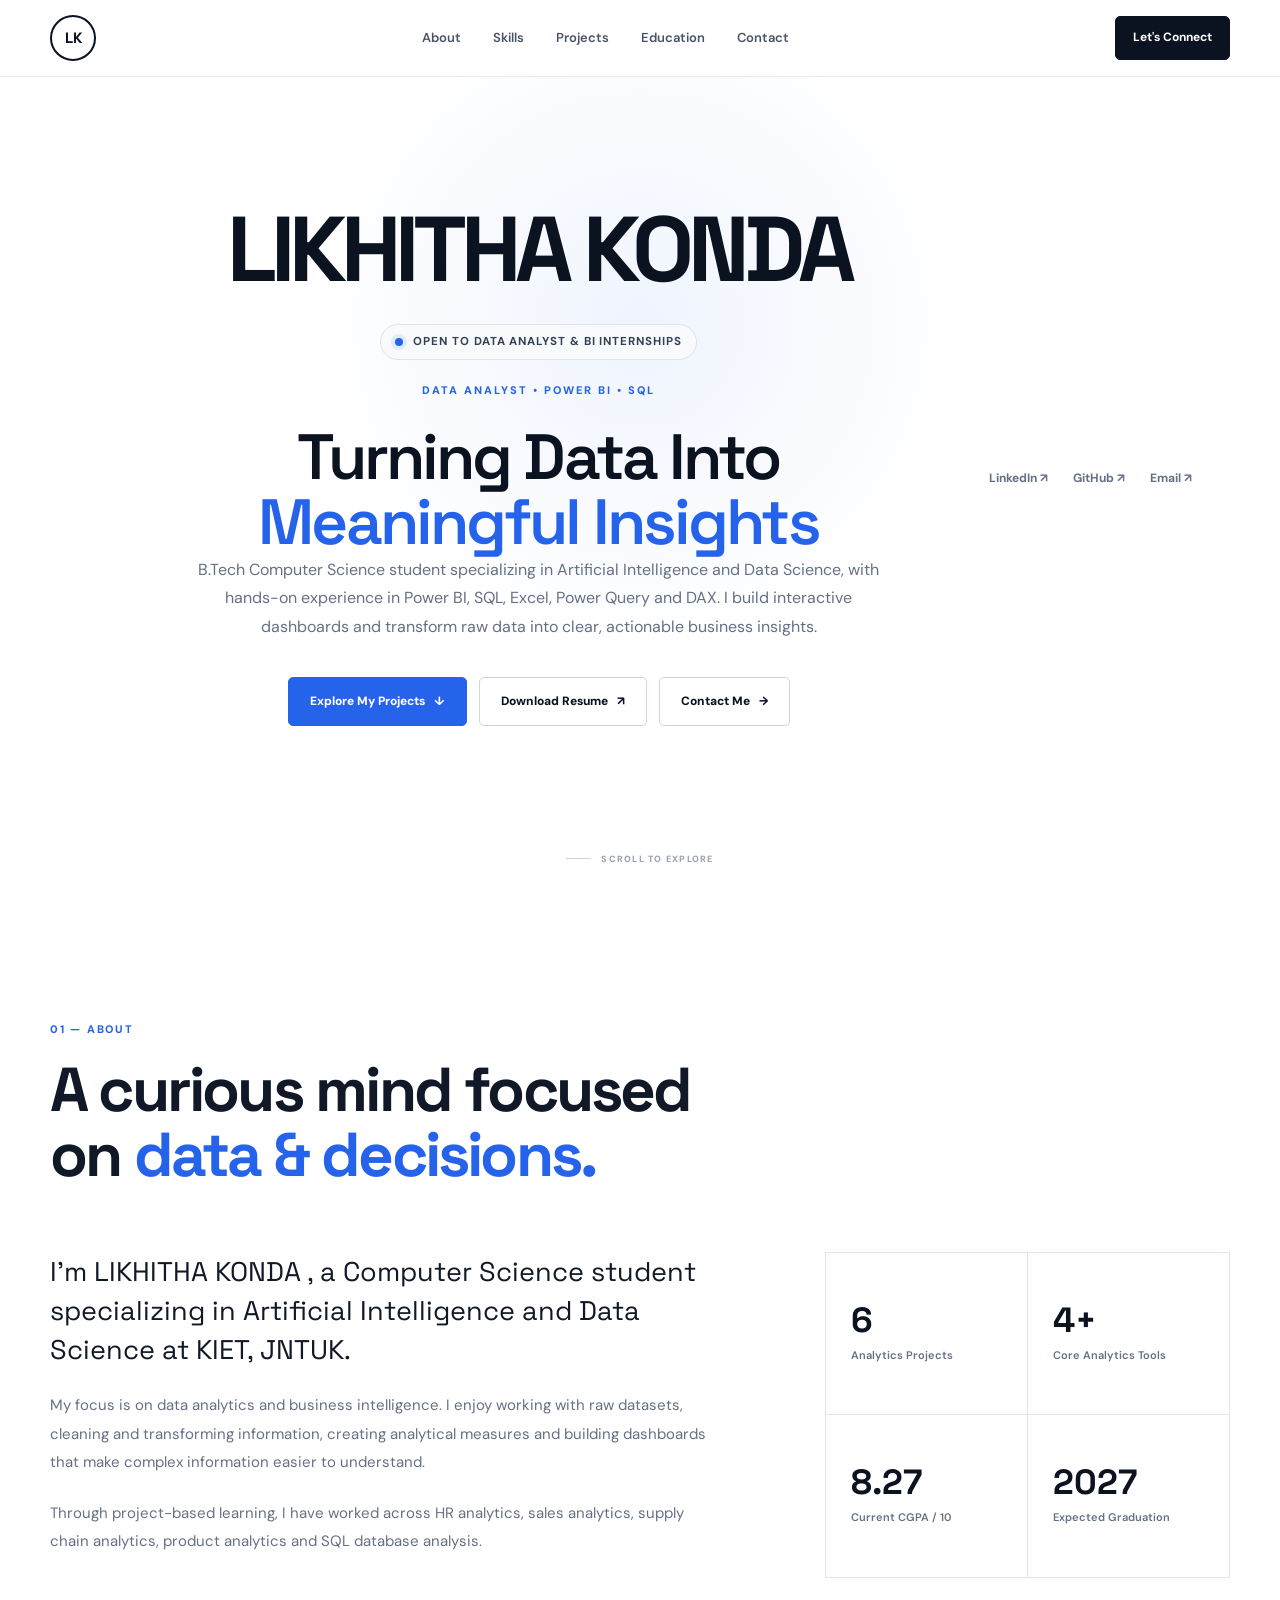
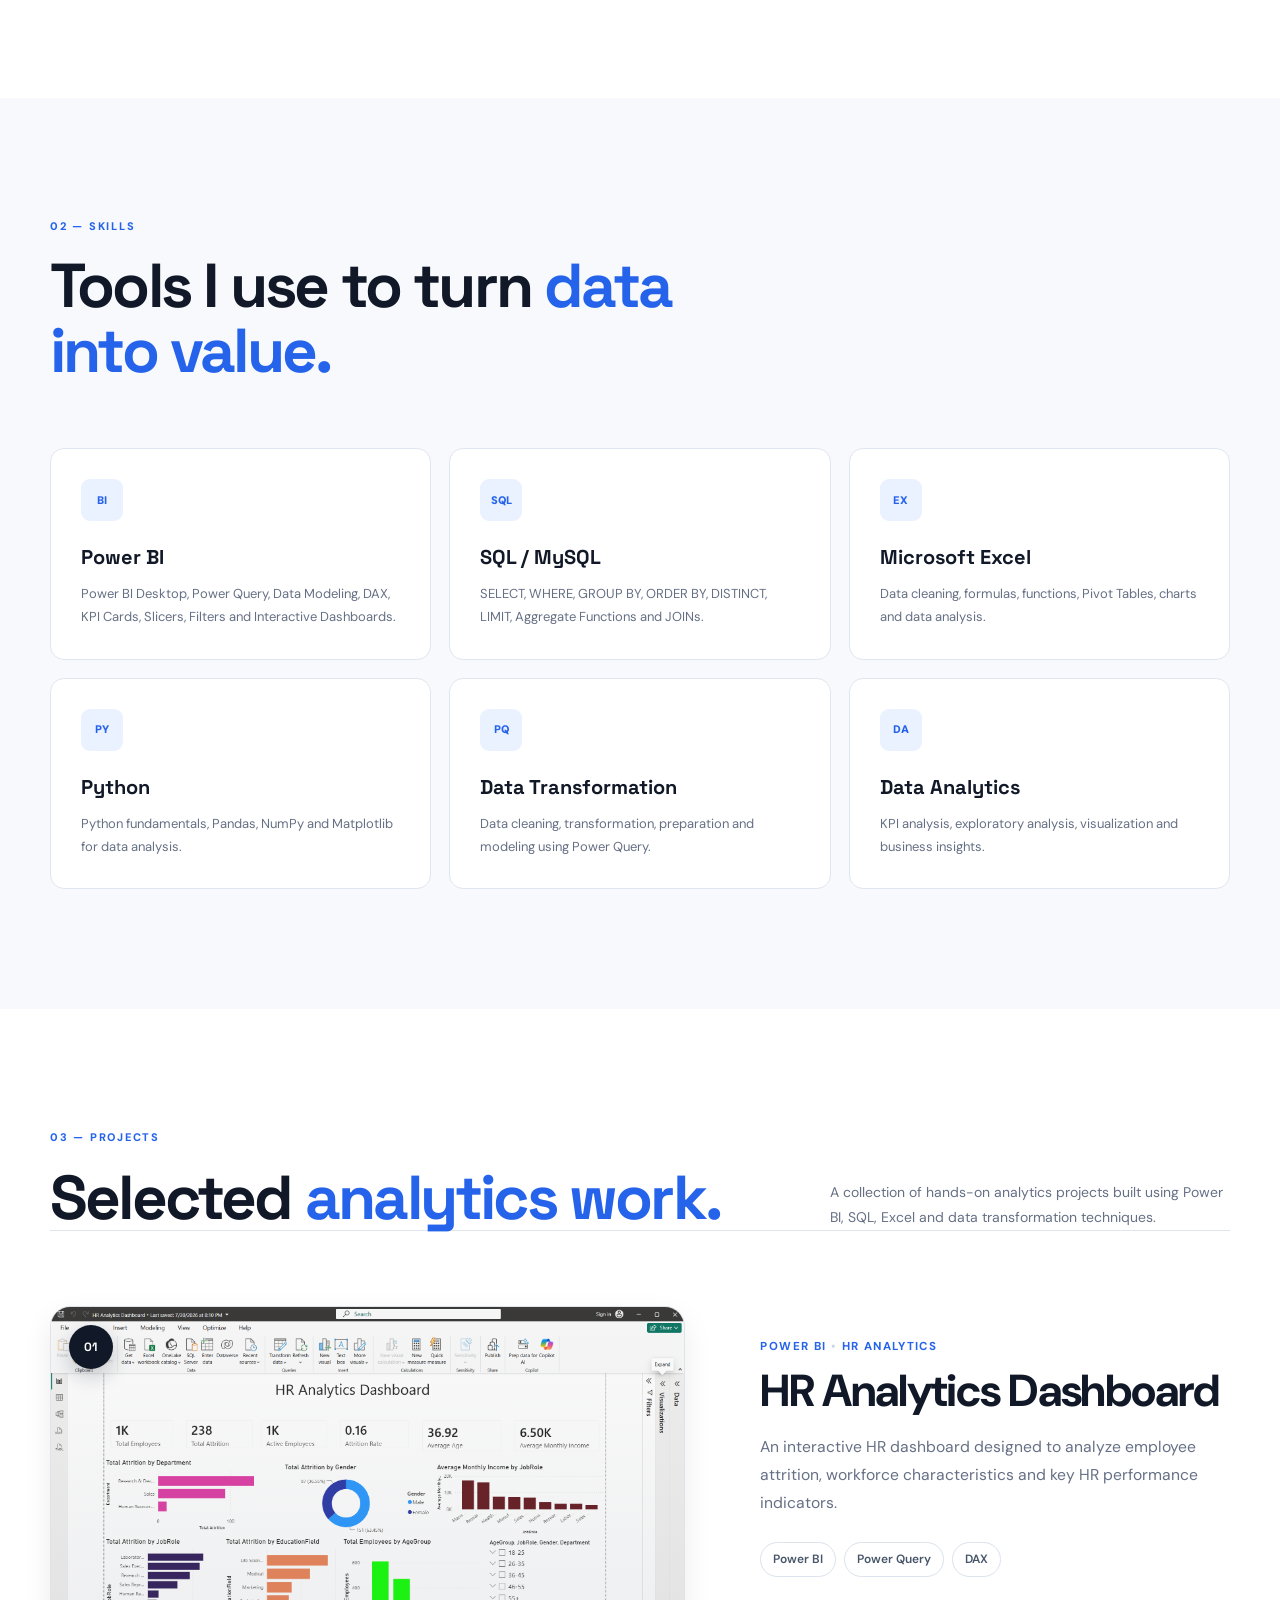
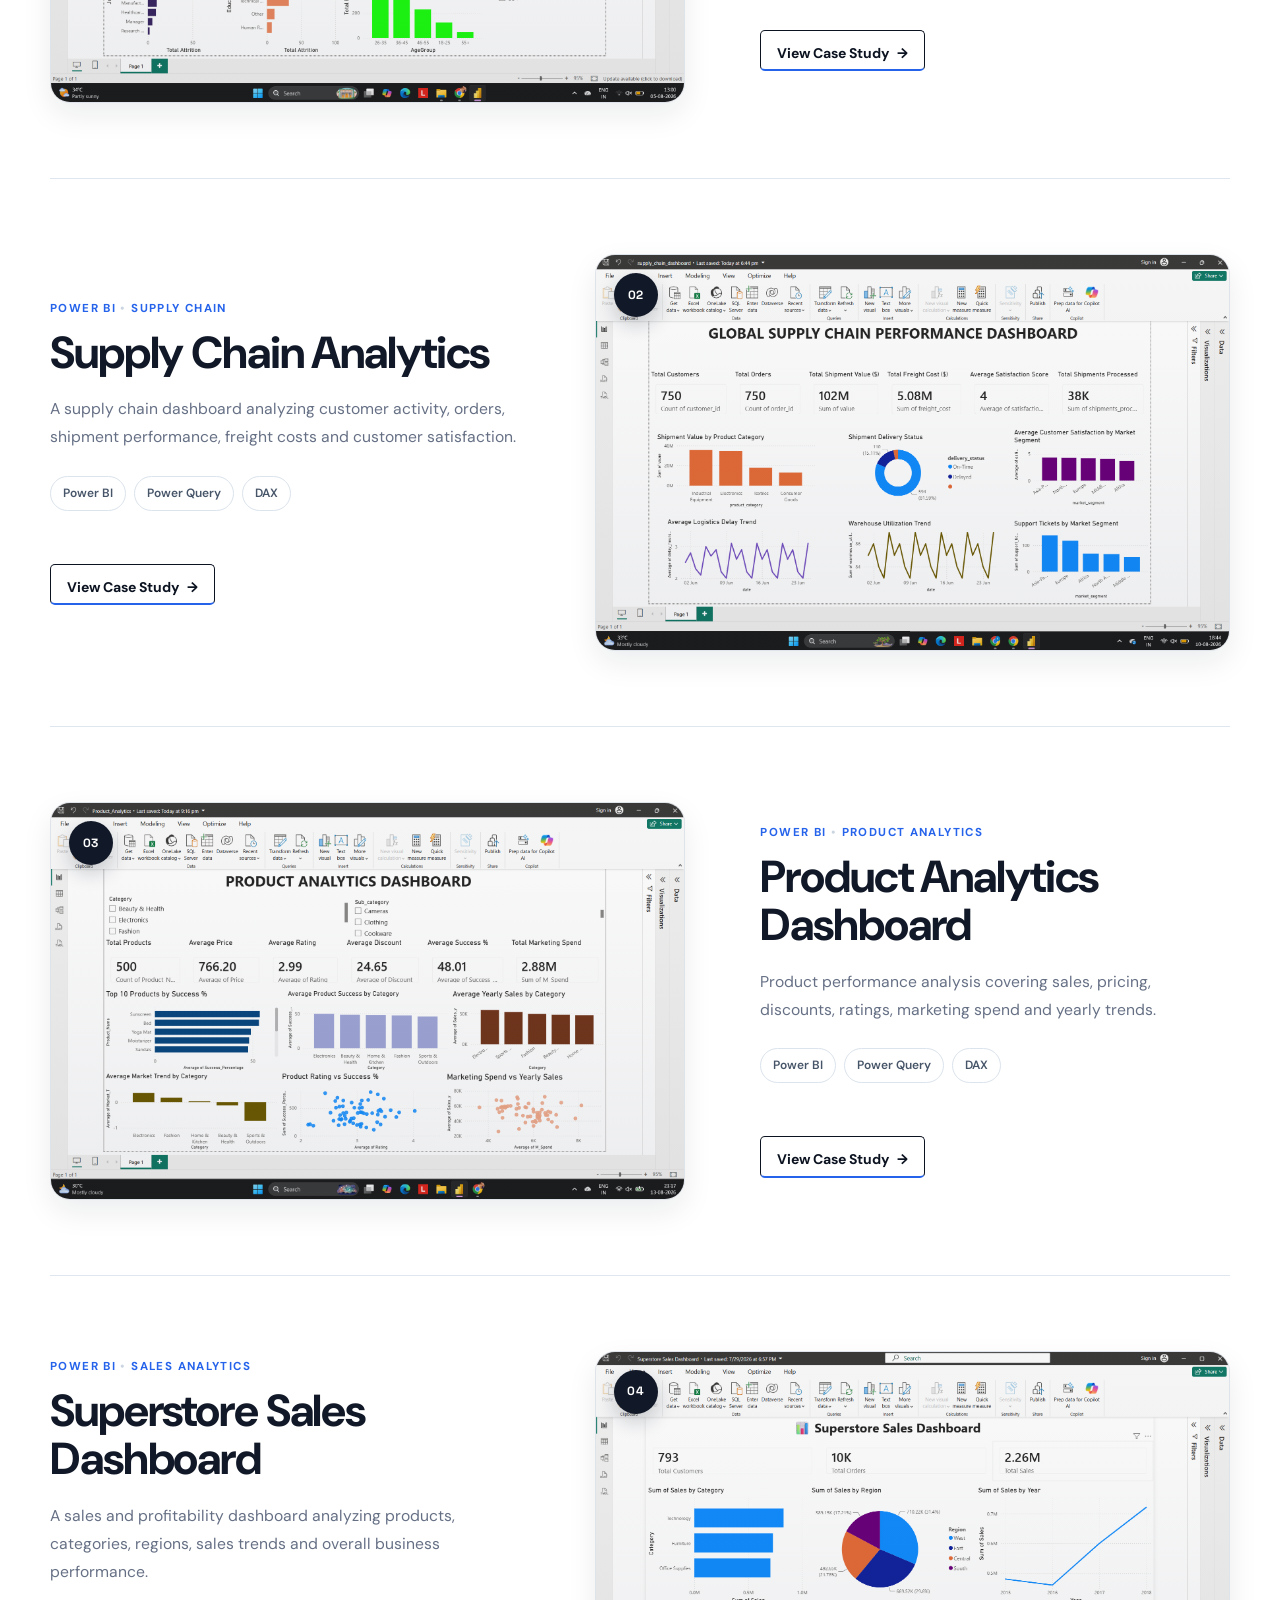
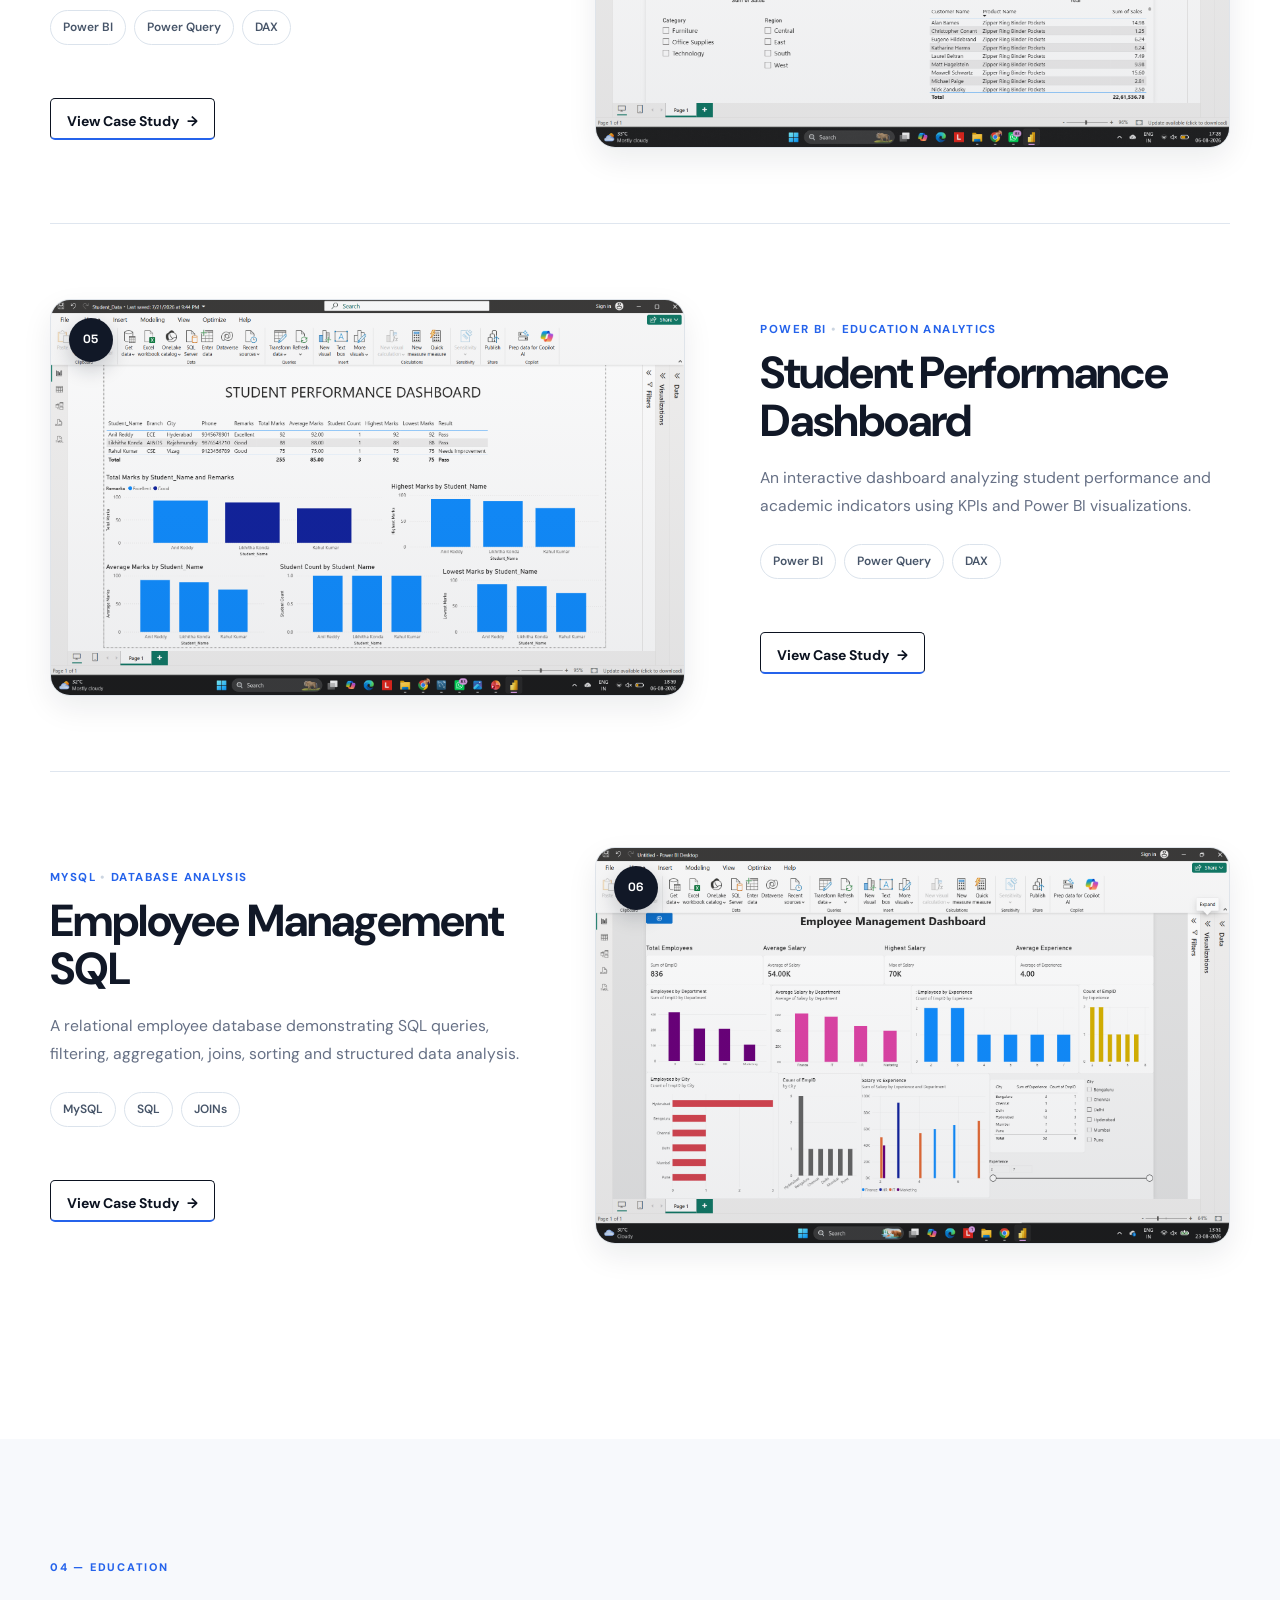
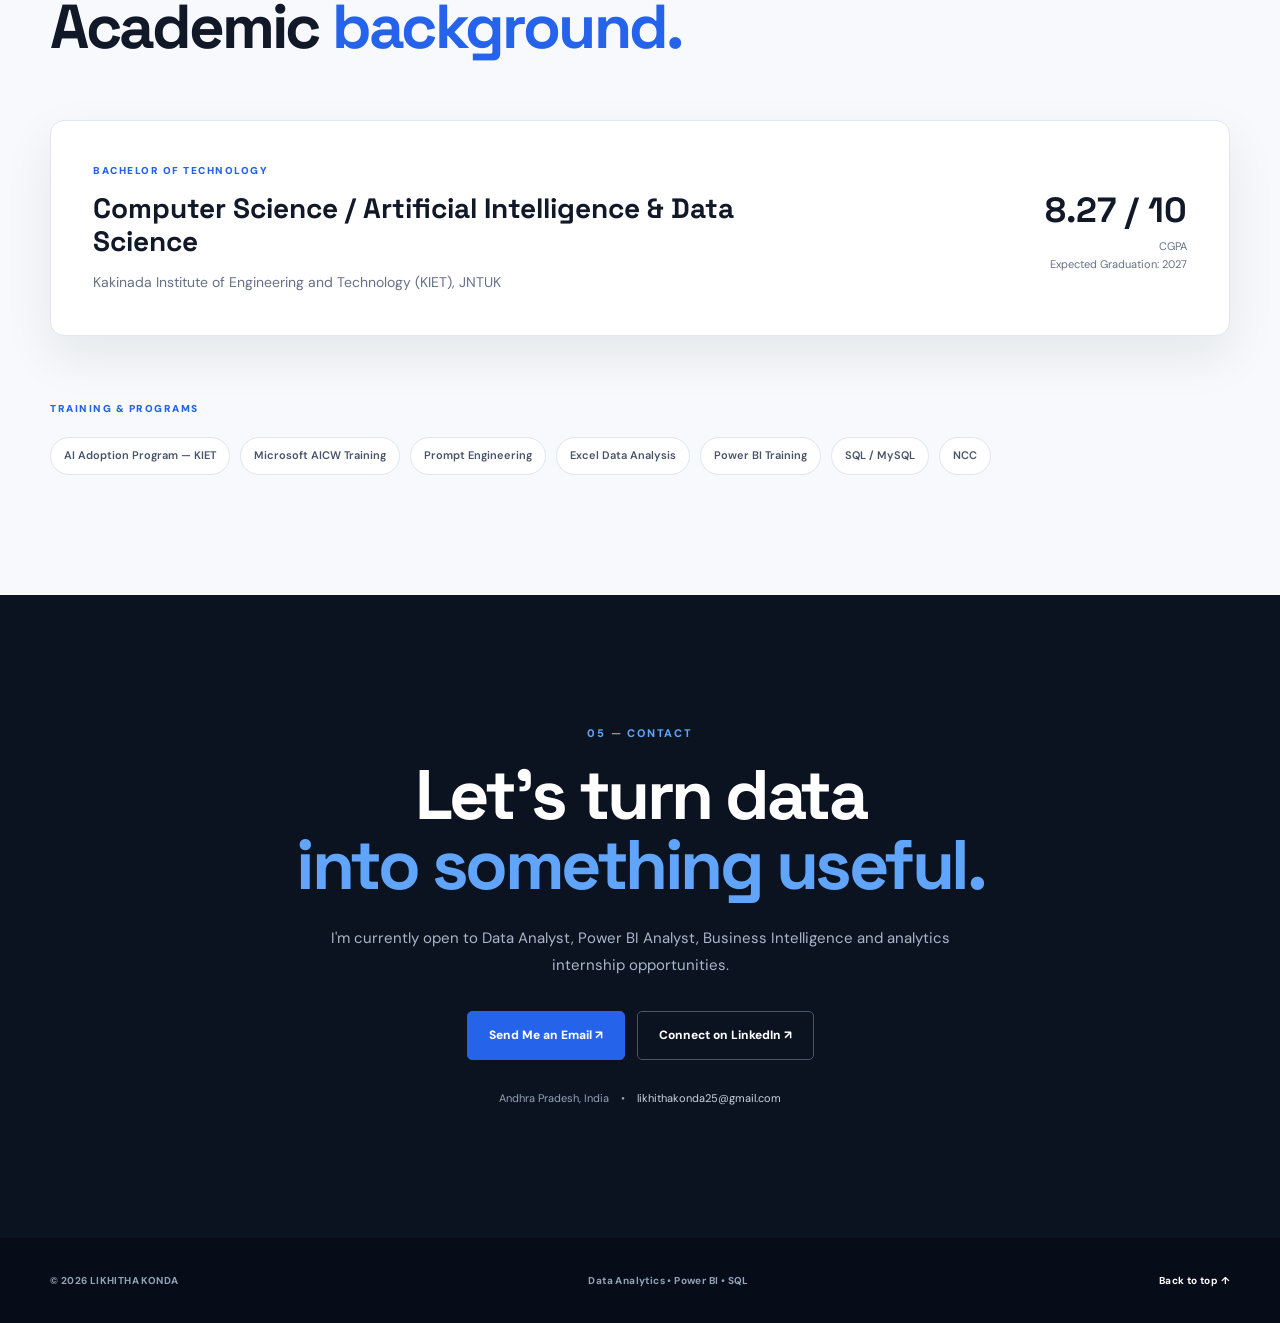
<file: index.html>
<!DOCTYPE html>
<html lang="en">

<head>

    <meta charset="UTF-8">

    <meta name="viewport"
          content="width=device-width, initial-scale=1.0">

    <meta name="description"
          content="LIKHITHA KONDA - Data Analyst Portfolio. Power BI, SQL, Excel and Data Analytics projects.">

    <title>LIKHITHA KONDA | Data Analyst Portfolio</title>

    <link rel="preconnect"
          href="https://fonts.googleapis.com">

    <link rel="preconnect"
          href="https://fonts.gstatic.com"
          crossorigin>

    <link href="https://fonts.googleapis.com/css2?family=DM+Sans:wght@400;500;600;700&family=Space+Grotesk:wght@400;500;600;700&display=swap"
          rel="stylesheet">

    <link rel="stylesheet"
          href="style.css">

</head>


<body>


<!-- ================= NAVIGATION ================= -->

<header class="navbar">

    <div class="nav-container">

<a href="#home" class="logo-circle" aria-label="Likhitha Konda">
    LK
</a>

        <nav class="nav-links">

            <a href="#about">About</a>

            <a href="#skills">Skills</a>

            <a href="#projects">Projects</a>

            <a href="#education">Education</a>

            <a href="#contact">Contact</a>

        </nav>


        <a href="mailto:likhithakonda25@gmail.com"
           class="nav-button">

            Let's Connect

        </a>

    </div>

</header>



<!-- ================= HERO ================= -->

<main>

<section class="hero"
         id="home">

    <div class="hero-content">

<h1 class="hero-name">
    LIKHITHA KONDA
</h1>

<div class="hero-status">

    <span class="status-dot"></span>

    OPEN TO DATA ANALYST & BI INTERNSHIPS

</div>


<p class="eyebrow">

    DATA ANALYST • POWER BI • SQL

</p>

<h2 class="hero-title">
    Turning Data Into
    <span>Meaningful Insights</span>
</h2>

        <p class="hero-description">

            B.Tech Computer Science student specializing in
            Artificial Intelligence and Data Science, with hands-on
            experience in Power BI, SQL, Excel, Power Query and DAX.

            I build interactive dashboards and transform raw data
            into clear, actionable business insights.

        </p>


<div class="hero-actions">

    <a href="#projects"
       class="button button-primary">

        Explore My Projects
        <span>↓</span>

    </a>


    <a href="resume.pdf"
       target="_blank"
       class="button button-outline">

        Download Resume
        <span>↗</span>

    </a>


    <a href="#contact"
       class="button button-outline">

        Contact Me
        <span>→</span>

    </a>

</div>

        </div>


        <div class="social-links">

            <a href="https://www.linkedin.com/in/likhitha-konda-74b89840b/"
               target="_blank"
               rel="noopener noreferrer">

                LinkedIn ↗

            </a>


            <a href="https://github.com/Likhitha67"
               target="_blank"
               rel="noopener noreferrer">

                GitHub ↗

            </a>


            <a href="mailto:likhithakonda25@gmail.com">

                Email ↗

            </a>

        </div>

    </div>


    <div class="scroll-indicator">

        <span></span>

        SCROLL TO EXPLORE

    </div>

</section>



<!-- ================= ABOUT ================= -->

<section class="section"
         id="about">

    <div class="section-container">

        <div class="section-heading">

            <p class="section-number">
                01 — ABOUT
            </p>

            <h2>
                A curious mind focused
                on <span>data & decisions.</span>
            </h2>

        </div>


        <div class="about-grid">

            <div class="about-main">

                <p class="large-text">

                    I'm LIKHITHA KONDA  , a Computer Science student
                    specializing in Artificial Intelligence and Data
                    Science at KIET, JNTUK.

                </p>


                <p>

                    My focus is on data analytics and business
                    intelligence. I enjoy working with raw datasets,
                    cleaning and transforming information, creating
                    analytical measures and building dashboards that
                    make complex information easier to understand.

                </p>


                <p>

                    Through project-based learning, I have worked
                    across HR analytics, sales analytics, supply
                    chain analytics, product analytics and SQL
                    database analysis.

                </p>

            </div>


            <div class="about-stats">

                <div class="stat">

                    <strong>6</strong>

                    <span>
                        Analytics Projects
                    </span>

                </div>


                <div class="stat">

                    <strong>4+</strong>

                    <span>
                        Core Analytics Tools
                    </span>

                </div>


                <div class="stat">

                    <strong>8.27</strong>

                    <span>
                        Current CGPA / 10
                    </span>

                </div>


                <div class="stat">

                    <strong>2027</strong>

                    <span>
                        Expected Graduation
                    </span>

                </div>

            </div>

        </div>

    </div>

</section>



<!-- ================= SKILLS ================= -->

<section class="section section-light"
         id="skills">

    <div class="section-container">

        <div class="section-heading">

            <p class="section-number">
                02 — SKILLS
            </p>

            <h2>
                Tools I use to turn
                <span>data into value.</span>
            </h2>

        </div>


        <div class="skills-grid">


            <div class="skill-card">

                <div class="skill-icon">
                    BI
                </div>

                <h3>
                    Power BI
                </h3>

                <p>
                    Power BI Desktop, Power Query,
                    Data Modeling, DAX, KPI Cards,
                    Slicers, Filters and Interactive
                    Dashboards.
                </p>

            </div>


            <div class="skill-card">

                <div class="skill-icon">
                    SQL
                </div>

                <h3>
                    SQL / MySQL
                </h3>

                <p>
                    SELECT, WHERE, GROUP BY,
                    ORDER BY, DISTINCT, LIMIT,
                    Aggregate Functions and JOINs.
                </p>

            </div>


            <div class="skill-card">

                <div class="skill-icon">
                    EX
                </div>

                <h3>
                    Microsoft Excel
                </h3>

                <p>
                    Data cleaning, formulas,
                    functions, Pivot Tables,
                    charts and data analysis.
                </p>

            </div>


            <div class="skill-card">

                <div class="skill-icon">
                    PY
                </div>

                <h3>
                    Python
                </h3>

                <p>
                    Python fundamentals,
                    Pandas, NumPy and Matplotlib
                    for data analysis.
                </p>

            </div>


            <div class="skill-card">

                <div class="skill-icon">
                    PQ
                </div>

                <h3>
                    Data Transformation
                </h3>

                <p>
                    Data cleaning, transformation,
                    preparation and modeling using
                    Power Query.
                </p>

            </div>


            <div class="skill-card">

                <div class="skill-icon">
                    DA
                </div>

                <h3>
                    Data Analytics
                </h3>

                <p>
                    KPI analysis, exploratory
                    analysis, visualization and
                    business insights.
                </p>

            </div>


        </div>

    </div>

</section>



<!-- ================= PROJECTS ================= -->

<section class="section projects-section" id="projects">

    <div class="section-container">

        <!-- PROJECT HEADER -->

        <div class="projects-header">

            <div class="section-heading">

                <p class="section-number">
                    03 — PROJECTS
                </p>

                <h2>
                    Selected
                    <span>analytics work.</span>
                </h2>

            </div>

            <p class="projects-intro">

                A collection of hands-on analytics projects
                built using Power BI, SQL, Excel and data
                transformation techniques.

            </p>

        </div>


        <!-- ================= PROJECT 01 ================= -->

        <article class="project-zigzag">

            <div class="project-zigzag-image">

                <img
                    src="assets/images/hr-dashboard.png"
                    alt="HR Analytics Dashboard">

                <span class="project-number">
                    01
                </span>

            </div>


            <div class="project-zigzag-content">

                <p class="project-meta">
                    POWER BI <span>•</span> HR ANALYTICS
                </p>

                <h3>
                    HR Analytics
                    Dashboard
                </h3>

                <p>
                    An interactive HR dashboard designed to
                    analyze employee attrition, workforce
                    characteristics and key HR performance
                    indicators.
                </p>

                <div class="project-tags">

                    <span>Power BI</span>
                    <span>Power Query</span>
                    <span>DAX</span>

                </div>

                <a
                    href="projects/hr-analytics/index.html"
                    class="project-link">

                    View Case Study
                    <span>→</span>

                </a>

            </div>

        </article>


        <!-- ================= PROJECT 02 ================= -->

        <article class="project-zigzag project-reverse">

            <div class="project-zigzag-image">

                <img
                    src="assets/images/supply-chain-dashboard.png"
                    alt="Supply Chain Analytics Dashboard">

                <span class="project-number">
                    02
                </span>

            </div>


            <div class="project-zigzag-content">

                <p class="project-meta">
                    POWER BI <span>•</span> SUPPLY CHAIN
                </p>

                <h3>
                    Supply Chain
                    Analytics
                </h3>

                <p>
                    A supply chain dashboard analyzing customer
                    activity, orders, shipment performance,
                    freight costs and customer satisfaction.
                </p>

                <div class="project-tags">

                    <span>Power BI</span>
                    <span>Power Query</span>
                    <span>DAX</span>

                </div>

                <a
                    href="projects/supply-chain/index.html"
                    class="project-link">

                    View Case Study
                    <span>→</span>

                </a>

            </div>

        </article>


        <!-- ================= PROJECT 03 ================= -->

        <article class="project-zigzag">

            <div class="project-zigzag-image">

                <img
                    src="assets/images/product-dashboard.png"
                    alt="Product Analytics Dashboard">

                <span class="project-number">
                    03
                </span>

            </div>


            <div class="project-zigzag-content">

                <p class="project-meta">
                    POWER BI <span>•</span> PRODUCT ANALYTICS
                </p>

                <h3>
                    Product Analytics
                    Dashboard
                </h3>

                <p>
                    Product performance analysis covering sales,
                    pricing, discounts, ratings, marketing spend
                    and yearly trends.
                </p>

                <div class="project-tags">

                    <span>Power BI</span>
                    <span>Power Query</span>
                    <span>DAX</span>

                </div>

                <a
                    href="projects/product-analytics/index.html"
                    class="project-link">

                    View Case Study
                    <span>→</span>

                </a>

            </div>

        </article>


        <!-- ================= PROJECT 04 ================= -->

        <article class="project-zigzag project-reverse">

            <div class="project-zigzag-image">

                <img
                    src="assets/images/superstore-dashboard.png"
                    alt="Superstore Sales Dashboard">

                <span class="project-number">
                    04
                </span>

            </div>


            <div class="project-zigzag-content">

                <p class="project-meta">
                    POWER BI <span>•</span> SALES ANALYTICS
                </p>

                <h3>
                    Superstore Sales
                    Dashboard
                </h3>

                <p>
                    A sales and profitability dashboard analyzing
                    products, categories, regions, sales trends
                    and overall business performance.
                </p>

                <div class="project-tags">

                    <span>Power BI</span>
                    <span>Power Query</span>
                    <span>DAX</span>

                </div>

                <a
                    href="projects/superstore/index.html"
                    class="project-link">

                    View Case Study
                    <span>→</span>

                </a>

            </div>

        </article>


        <!-- ================= PROJECT 05 ================= -->

        <article class="project-zigzag">

            <div class="project-zigzag-image">

                <img
                    src="assets/images/student-dashboard.png"
                    alt="Student Performance Dashboard">

                <span class="project-number">
                    05
                </span>

            </div>


            <div class="project-zigzag-content">

                <p class="project-meta">
                    POWER BI <span>•</span> EDUCATION ANALYTICS
                </p>

                <h3>
                    Student Performance
                    Dashboard
                </h3>

                <p>
                    An interactive dashboard analyzing student
                    performance and academic indicators using
                    KPIs and Power BI visualizations.
                </p>

                <div class="project-tags">

                    <span>Power BI</span>
                    <span>Power Query</span>
                    <span>DAX</span>

                </div>

                <a
                    href="projects/student-performance/index.html"
                    class="project-link">

                    View Case Study
                    <span>→</span>

                </a>

            </div>

        </article>


        <!-- ================= PROJECT 06 ================= -->

        <article class="project-zigzag project-reverse">

            <div class="project-zigzag-image">

                <img
                    src="assets/images/employee-sql-dashboard.png"
                    alt="Employee Management SQL Project">

                <span class="project-number">
                    06
                </span>

            </div>


            <div class="project-zigzag-content">

                <p class="project-meta">
                    MYSQL <span>•</span> DATABASE ANALYSIS
                </p>

                <h3>
                    Employee Management
                    SQL
                </h3>

                <p>
                    A relational employee database demonstrating
                    SQL queries, filtering, aggregation, joins,
                    sorting and structured data analysis.
                </p>

                <div class="project-tags">

                    <span>MySQL</span>
                    <span>SQL</span>
                    <span>JOINs</span>

                </div>

                <a
                    href="projects/employee-management-sql/index.html"
                    class="project-link">

                    View Case Study
                    <span>→</span>

                </a>

            </div>

        </article>


    </div>

</section>


<!-- ================= EDUCATION ================= -->

<section class="section section-light"
         id="education">

    <div class="section-container">

        <div class="section-heading">

            <p class="section-number">
                04 — EDUCATION
            </p>

            <h2>
                Academic
                <span>background.</span>
            </h2>

        </div>


        <div class="education-card">

            <div>

                <p class="education-label">
                    BACHELOR OF TECHNOLOGY
                </p>


                <h3>
                    Computer Science /
                    Artificial Intelligence &
                    Data Science
                </h3>


                <p>
                    Kakinada Institute of Engineering
                    and Technology (KIET), JNTUK
                </p>

            </div>


            <div class="education-details">

                <strong>
                    8.27 / 10
                </strong>

                <span>
                    CGPA
                </span>

                <span>
                    Expected Graduation: 2027
                </span>

            </div>

        </div>


        <div class="training">

            <p class="education-label">
                TRAINING & PROGRAMS
            </p>


            <div class="training-list">

                <span>AI Adoption Program — KIET</span>

                <span>Microsoft AICW Training</span>

                <span>Prompt Engineering</span>

                <span>Excel Data Analysis</span>

                <span>Power BI Training</span>

                <span>SQL / MySQL</span>

                <span>NCC</span>

            </div>

        </div>

    </div>

</section>



<!-- ================= CONTACT ================= -->

<section class="contact"
         id="contact">

    <div class="contact-container">

        <p class="section-number">
            05 — CONTACT
        </p>


        <h2>
            Let's turn data
            <span>into something useful.</span>
        </h2>


        <p>

            I'm currently open to Data Analyst,
            Power BI Analyst, Business Intelligence
            and analytics internship opportunities.

        </p>


        <div class="contact-actions">

            <a href="mailto:likhithakonda25@gmail.com"
               class="button button-primary">

                Send Me an Email ↗

            </a>


            <a href="https://www.linkedin.com/in/likhitha-konda-74b89840b/"
               target="_blank"
               rel="noopener noreferrer"
               class="button button-outline">

                Connect on LinkedIn ↗

            </a>

        </div>


        <div class="contact-info">

            <span>
                Andhra Pradesh, India
            </span>

            <span>
                •
            </span>

            <a href="mailto:likhithakonda25@gmail.com">

                likhithakonda25@gmail.com

            </a>

        </div>

    </div>

</section>



<!-- ================= FOOTER ================= -->

<footer>

    <div class="footer-container">

        <p>
            © 2026 LIKHITHA KONDA
            
        </p>


        <p>
            Data Analytics • Power BI • SQL
        </p>


        <a href="#home">
            Back to top ↑
        </a>

    </div>

</footer>


</main>


</body>

</html>
</file>
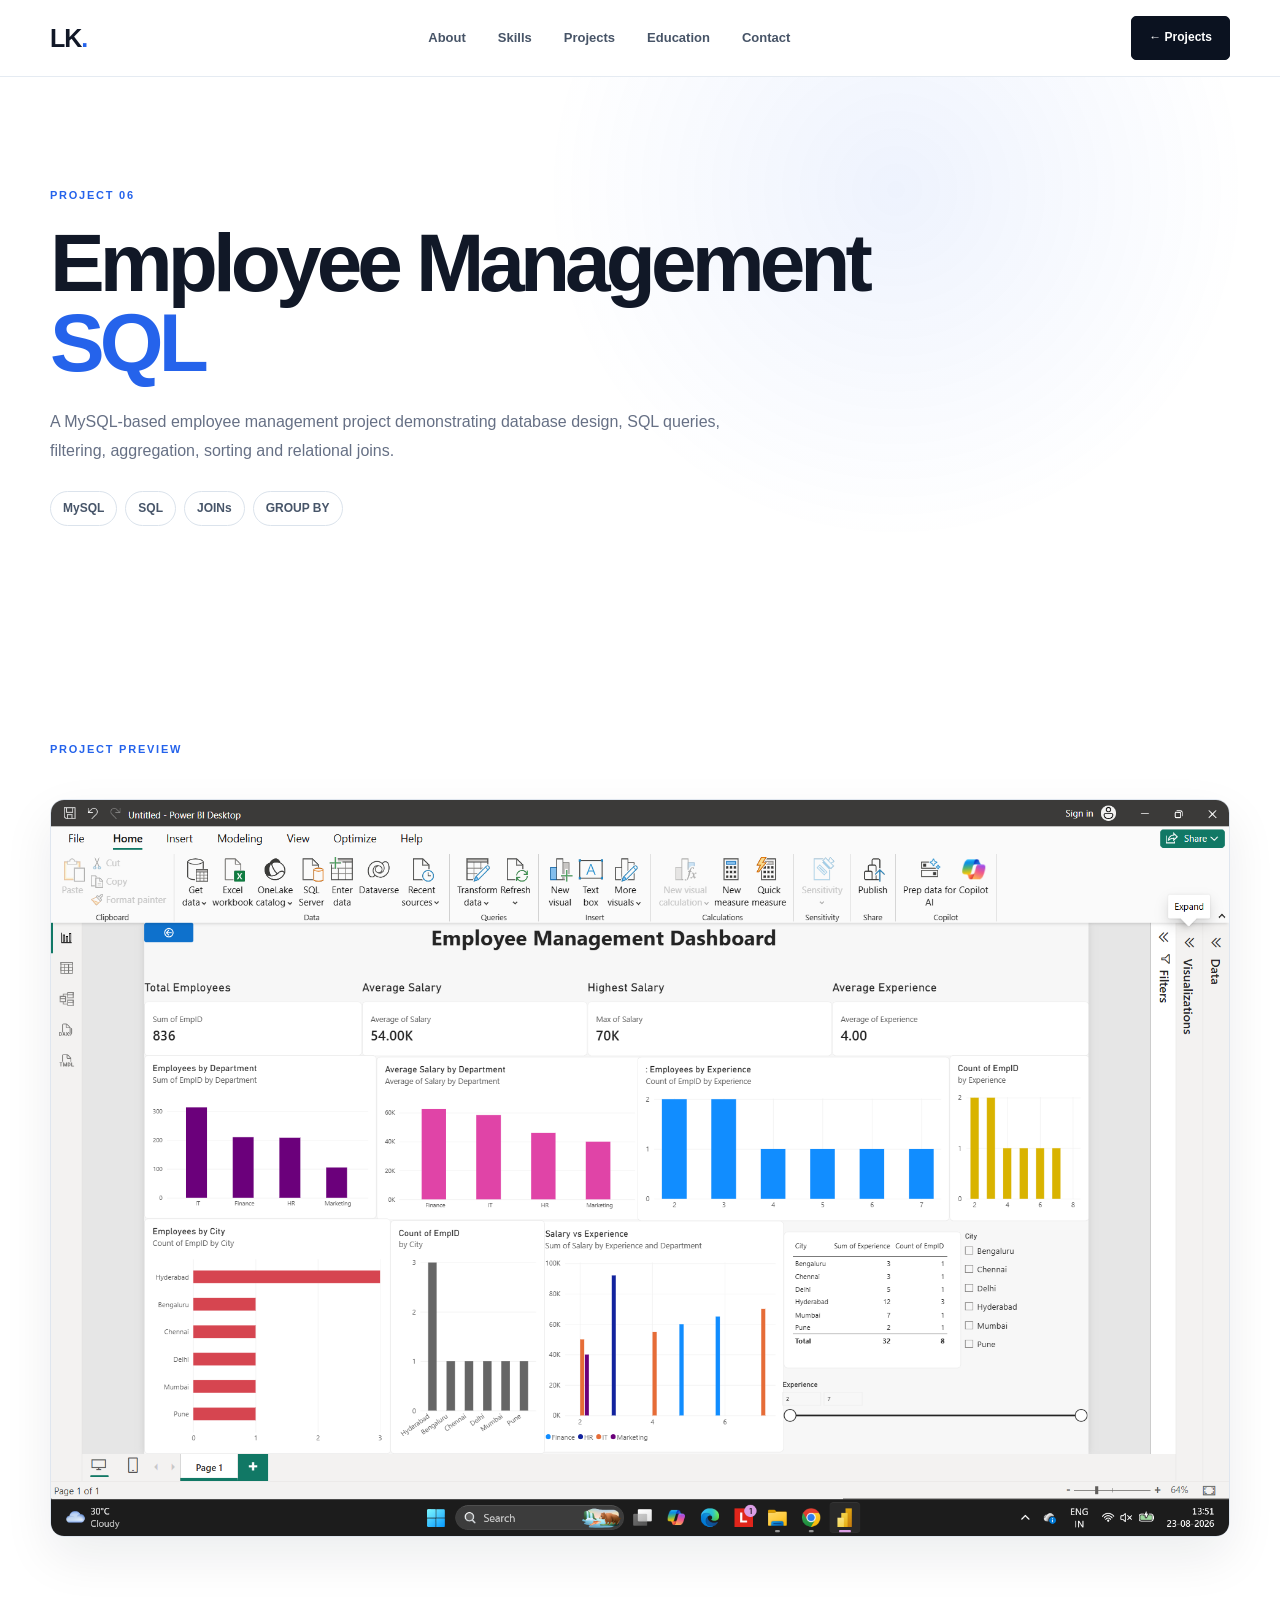
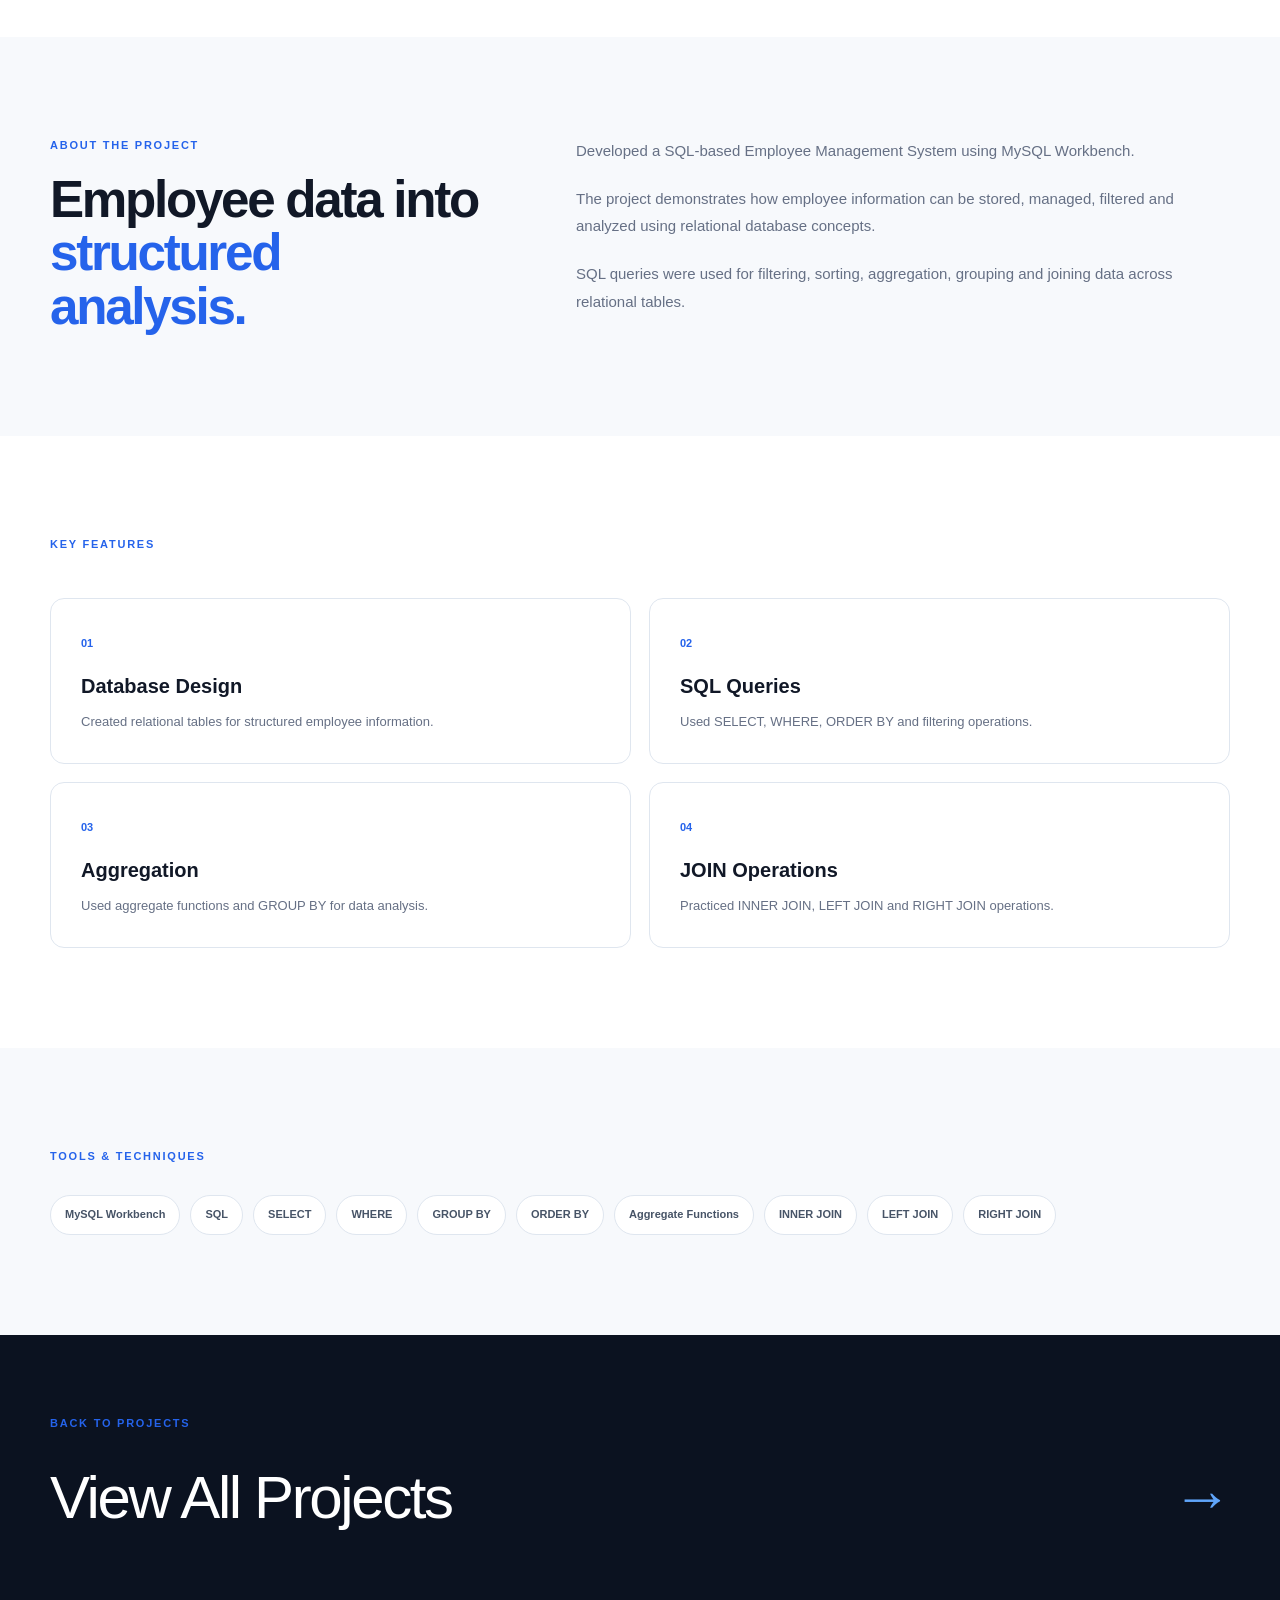
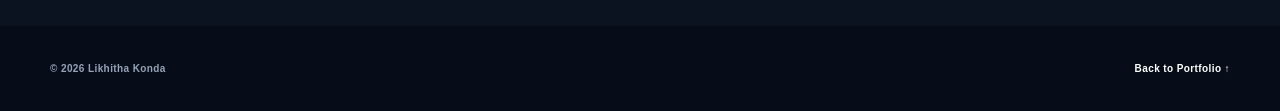
<file: projects/employee-management-sql/index.html>
<!DOCTYPE html>
<html lang="en">

<head>
    <meta charset="UTF-8">
    <meta name="viewport" content="width=device-width, initial-scale=1.0">

    <title>Employee Management SQL | Likhitha Konda</title>

    <link rel="stylesheet" href="../../style.css">
</head>

<body>

<header class="navbar">

    <div class="nav-container">

        <a href="../../index.html" class="logo">
            LK<span>.</span>
        </a>

        <nav class="nav-links">

            <a href="../../index.html#about">About</a>
            <a href="../../index.html#skills">Skills</a>
            <a href="../../index.html#projects">Projects</a>
            <a href="../../index.html#education">Education</a>
            <a href="../../index.html#contact">Contact</a>

        </nav>

        <a href="../../index.html#projects" class="nav-button">
            ← Projects
        </a>

    </div>

</header>


<main>

<section class="project-detail-hero">

    <div class="section-container">

        <p class="section-number">
            PROJECT 06
        </p>

        <h1>
            Employee Management
            <span>SQL</span>
        </h1>

        <p>
            A MySQL-based employee management project demonstrating
            database design, SQL queries, filtering, aggregation,
            sorting and relational joins.
        </p>

        <div class="project-tags">

            <span>MySQL</span>
            <span>SQL</span>
            <span>JOINs</span>
            <span>GROUP BY</span>

        </div>

    </div>

</section>


<section class="project-detail-section">

    <div class="section-container">

        <p class="section-number">
            PROJECT PREVIEW
        </p>

        <div class="detail-image">

            <img
                src="../../assets/images/employee-sql-dashboard.png"
                alt="Employee Management SQL Project">

        </div>

    </div>

</section>


<section class="project-detail-section detail-light">

    <div class="section-container">

        <div class="detail-grid">

            <div>

                <p class="section-number">
                    ABOUT THE PROJECT
                </p>

                <h2>
                    Employee data into
                    <span>structured analysis.</span>
                </h2>

            </div>

            <div class="detail-text">

                <p>
                    Developed a SQL-based Employee Management System
                    using MySQL Workbench.
                </p>

                <p>
                    The project demonstrates how employee information
                    can be stored, managed, filtered and analyzed
                    using relational database concepts.
                </p>

                <p>
                    SQL queries were used for filtering, sorting,
                    aggregation, grouping and joining data across
                    relational tables.
                </p>

            </div>

        </div>

    </div>

</section>


<section class="project-detail-section">

    <div class="section-container">

        <p class="section-number">
            KEY FEATURES
        </p>

        <div class="analysis-grid">

            <div class="analysis-card">

                <strong>01</strong>

                <h3>
                    Database Design
                </h3>

                <p>
                    Created relational tables for structured
                    employee information.
                </p>

            </div>


            <div class="analysis-card">

                <strong>02</strong>

                <h3>
                    SQL Queries
                </h3>

                <p>
                    Used SELECT, WHERE, ORDER BY and filtering
                    operations.
                </p>

            </div>


            <div class="analysis-card">

                <strong>03</strong>

                <h3>
                    Aggregation
                </h3>

                <p>
                    Used aggregate functions and GROUP BY
                    for data analysis.
                </p>

            </div>


            <div class="analysis-card">

                <strong>04</strong>

                <h3>
                    JOIN Operations
                </h3>

                <p>
                    Practiced INNER JOIN, LEFT JOIN and
                    RIGHT JOIN operations.
                </p>

            </div>

        </div>

    </div>

</section>


<section class="project-detail-section detail-light">

    <div class="section-container">

        <p class="section-number">
            TOOLS & TECHNIQUES
        </p>

        <div class="tools-list">

            <span>MySQL Workbench</span>
            <span>SQL</span>
            <span>SELECT</span>
            <span>WHERE</span>
            <span>GROUP BY</span>
            <span>ORDER BY</span>
            <span>Aggregate Functions</span>
            <span>INNER JOIN</span>
            <span>LEFT JOIN</span>
            <span>RIGHT JOIN</span>

        </div>

    </div>

</section>


<section class="project-next">

    <div class="section-container">

        <p class="section-number">
            BACK TO PROJECTS
        </p>

        <a href="../../index.html#projects">

            View All Projects

            <span>→</span>

        </a>

    </div>

</section>

</main>


<footer>

    <div class="footer-container">

        <p>
            © 2026 Likhitha Konda
        </p>

        <a href="../../index.html">
            Back to Portfolio ↑
        </a>

    </div>

</footer>

</body>

</html>
</file>
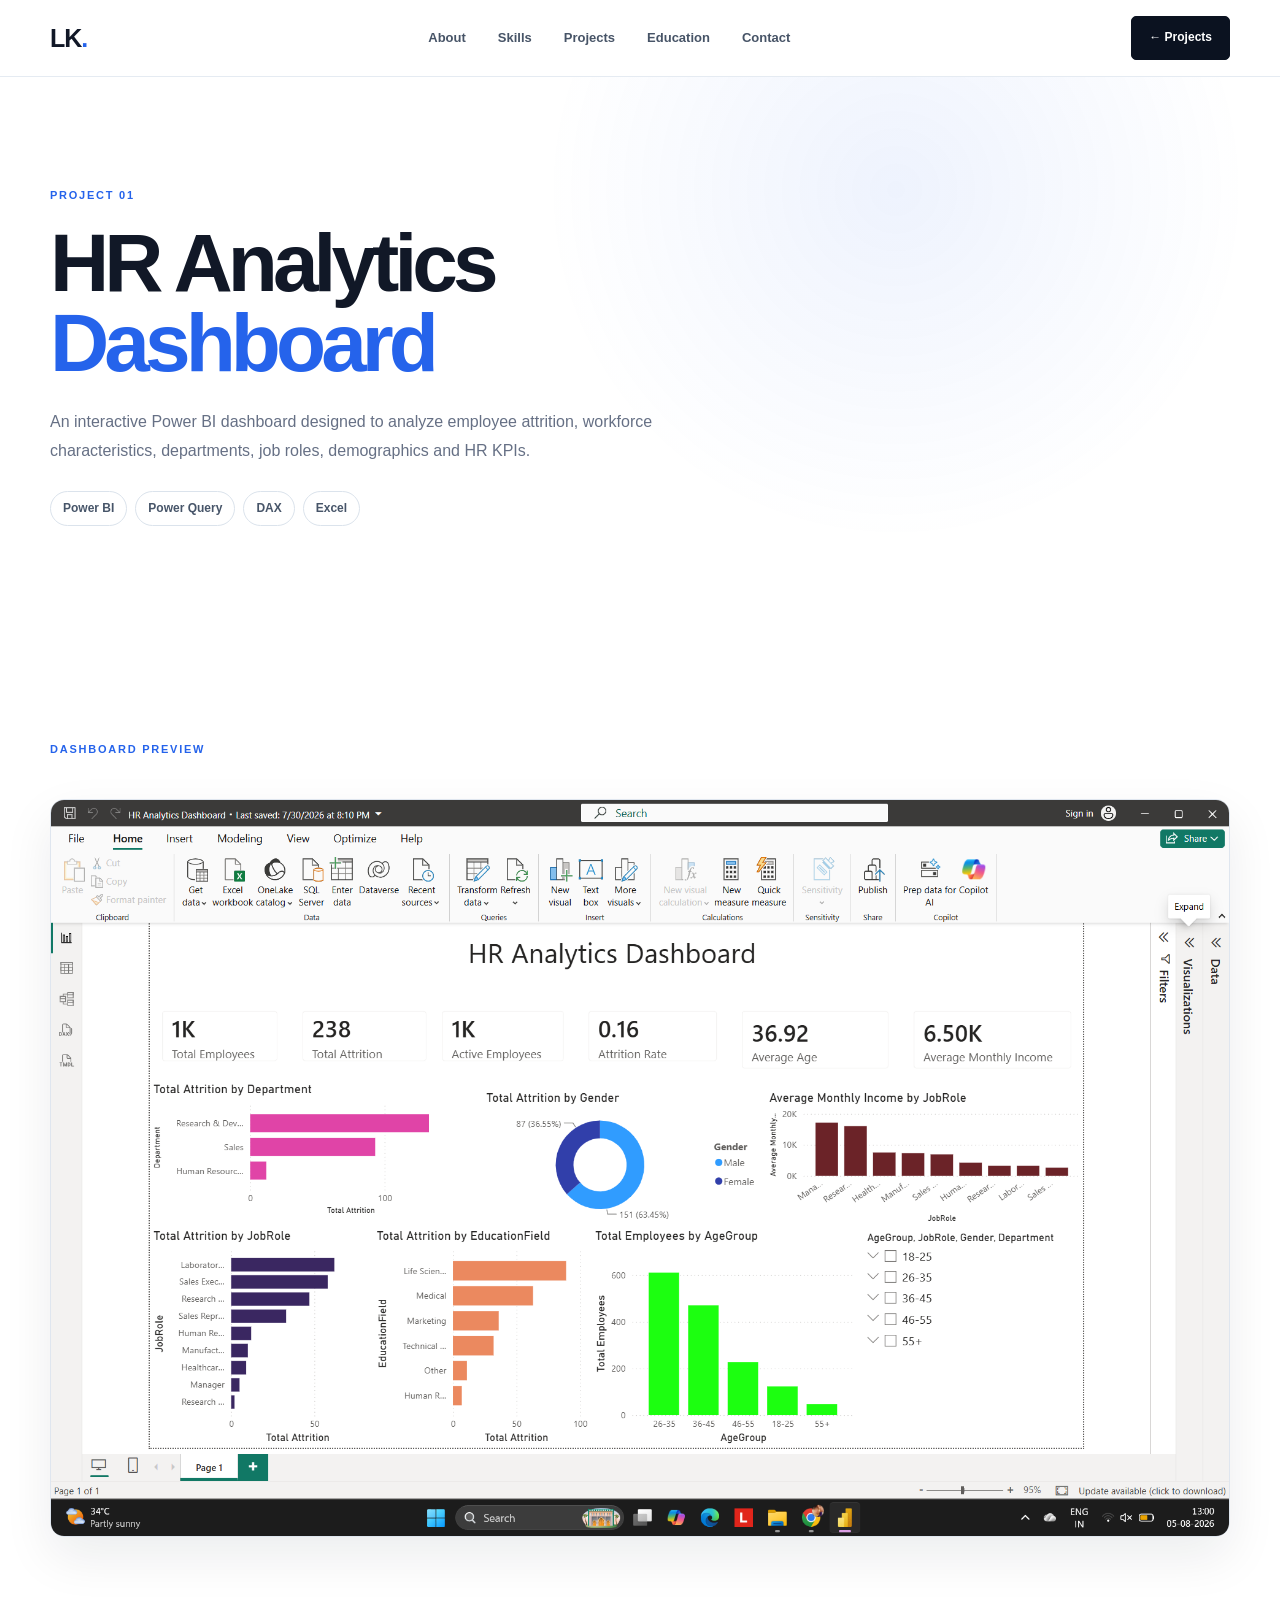
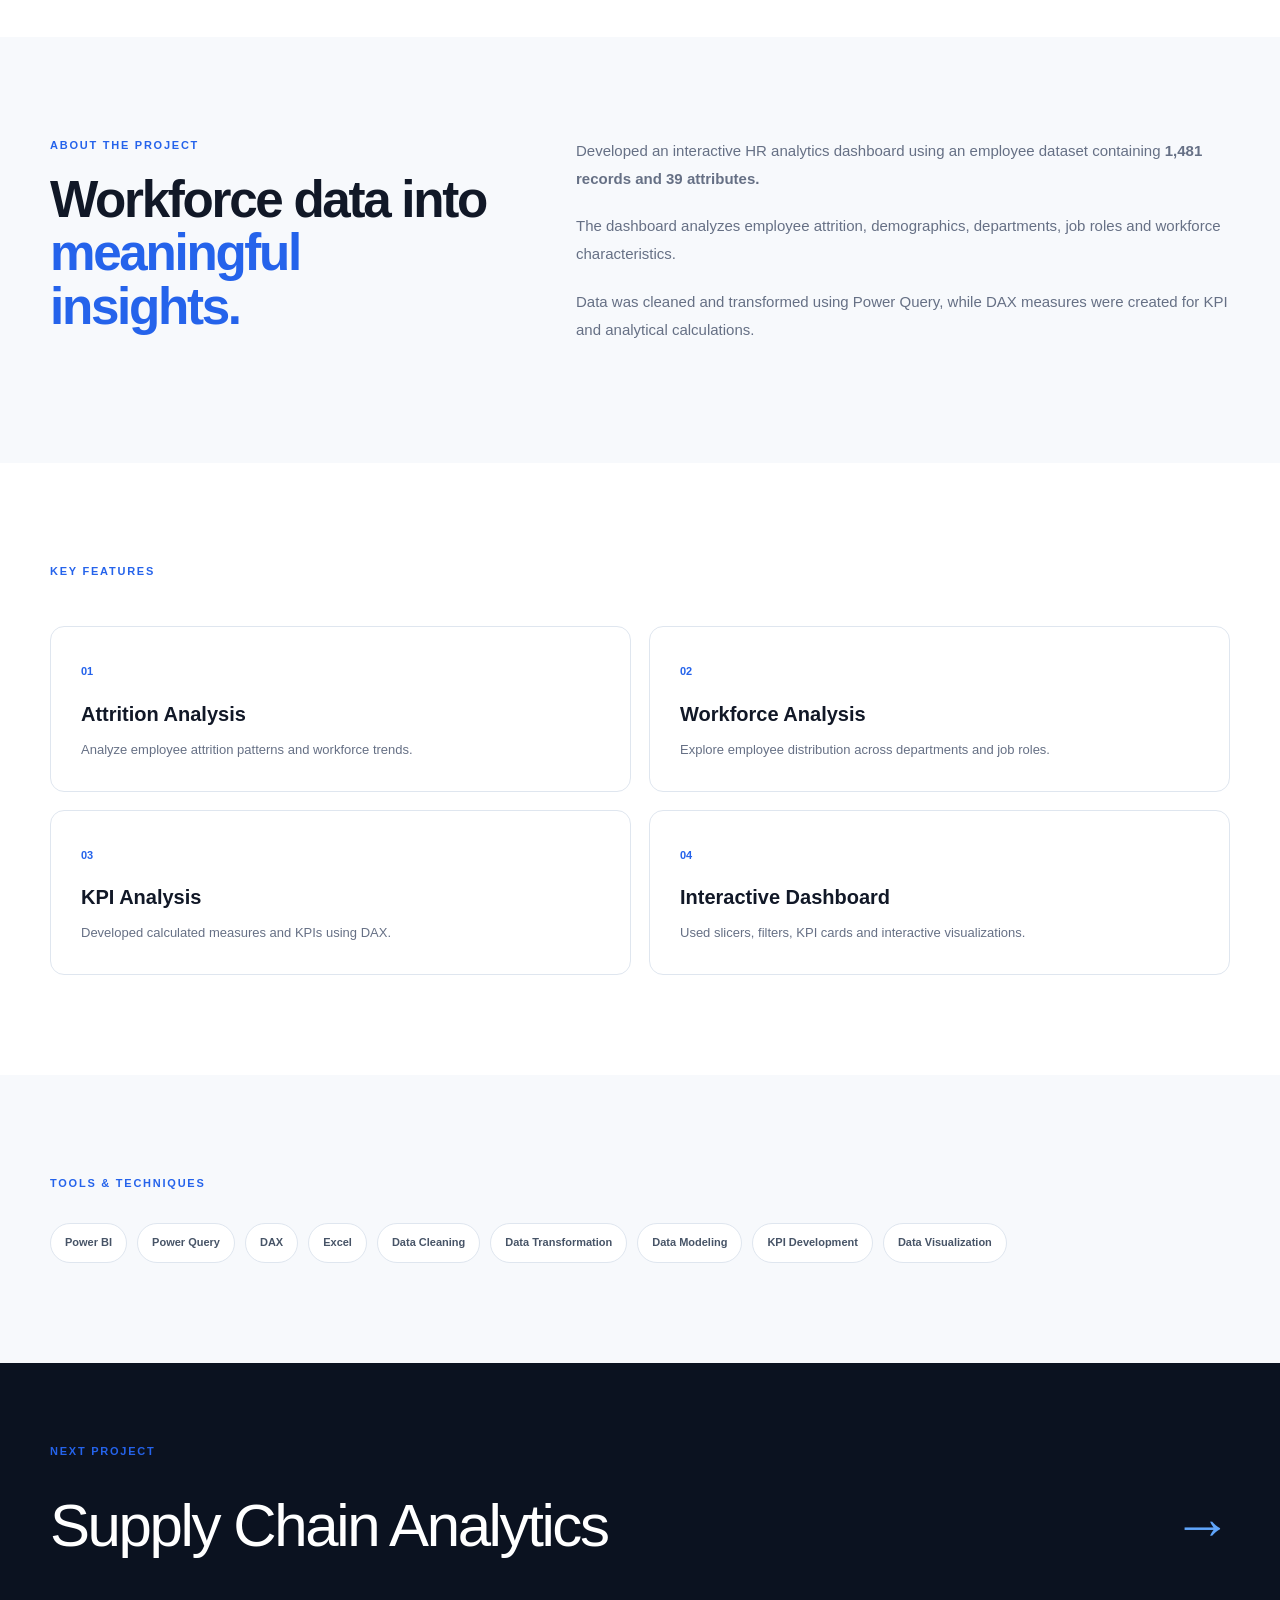
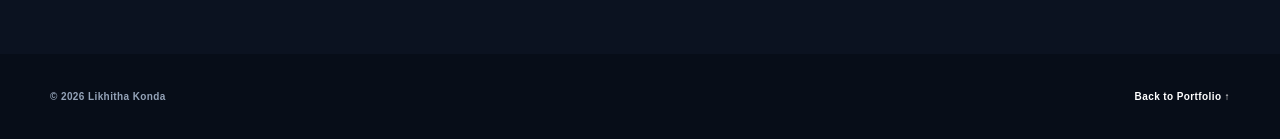
<file: projects/hr-analytics/index.html>
<!DOCTYPE html>
<html lang="en">

<head>
    <meta charset="UTF-8">
    <meta name="viewport" content="width=device-width, initial-scale=1.0">

    <title>HR Analytics Dashboard | Likhitha Konda</title>

    <link rel="stylesheet" href="../../style.css">
</head>

<body>

<header class="navbar">

    <div class="nav-container">

        <a href="../../index.html" class="logo">
            LK<span>.</span>
        </a>

        <nav class="nav-links">

            <a href="../../index.html#about">About</a>
            <a href="../../index.html#skills">Skills</a>
            <a href="../../index.html#projects">Projects</a>
            <a href="../../index.html#education">Education</a>
            <a href="../../index.html#contact">Contact</a>

        </nav>

        <a href="../../index.html#projects" class="nav-button">
            ← Projects
        </a>

    </div>

</header>


<main>

<section class="project-detail-hero">

    <div class="section-container">

        <p class="section-number">
            PROJECT 01
        </p>

        <h1>
            HR Analytics
            <span>Dashboard</span>
        </h1>

        <p>
            An interactive Power BI dashboard designed to analyze
            employee attrition, workforce characteristics,
            departments, job roles, demographics and HR KPIs.
        </p>

        <div class="project-tags">

            <span>Power BI</span>
            <span>Power Query</span>
            <span>DAX</span>
            <span>Excel</span>

        </div>

    </div>

</section>


<section class="project-detail-section">

    <div class="section-container">

        <p class="section-number">
            DASHBOARD PREVIEW
        </p>

        <div class="detail-image">

            <img
                src="../../assets/images/hr-dashboard.png"
                alt="HR Analytics Dashboard">

        </div>

    </div>

</section>


<section class="project-detail-section detail-light">

    <div class="section-container">

        <div class="detail-grid">

            <div>

                <p class="section-number">
                    ABOUT THE PROJECT
                </p>

                <h2>
                    Workforce data into
                    <span>meaningful insights.</span>
                </h2>

            </div>

            <div class="detail-text">

                <p>
                    Developed an interactive HR analytics dashboard
                    using an employee dataset containing
                    <strong>1,481 records and 39 attributes.</strong>
                </p>

                <p>
                    The dashboard analyzes employee attrition,
                    demographics, departments, job roles and
                    workforce characteristics.
                </p>

                <p>
                    Data was cleaned and transformed using
                    Power Query, while DAX measures were created
                    for KPI and analytical calculations.
                </p>

            </div>

        </div>

    </div>

</section>


<section class="project-detail-section">

    <div class="section-container">

        <p class="section-number">
            KEY FEATURES
        </p>

        <div class="analysis-grid">

            <div class="analysis-card">

                <strong>01</strong>

                <h3>
                    Attrition Analysis
                </h3>

                <p>
                    Analyze employee attrition patterns
                    and workforce trends.
                </p>

            </div>


            <div class="analysis-card">

                <strong>02</strong>

                <h3>
                    Workforce Analysis
                </h3>

                <p>
                    Explore employee distribution across
                    departments and job roles.
                </p>

            </div>


            <div class="analysis-card">

                <strong>03</strong>

                <h3>
                    KPI Analysis
                </h3>

                <p>
                    Developed calculated measures and
                    KPIs using DAX.
                </p>

            </div>


            <div class="analysis-card">

                <strong>04</strong>

                <h3>
                    Interactive Dashboard
                </h3>

                <p>
                    Used slicers, filters, KPI cards and
                    interactive visualizations.
                </p>

            </div>

        </div>

    </div>

</section>


<section class="project-detail-section detail-light">

    <div class="section-container">

        <p class="section-number">
            TOOLS & TECHNIQUES
        </p>

        <div class="tools-list">

            <span>Power BI</span>
            <span>Power Query</span>
            <span>DAX</span>
            <span>Excel</span>
            <span>Data Cleaning</span>
            <span>Data Transformation</span>
            <span>Data Modeling</span>
            <span>KPI Development</span>
            <span>Data Visualization</span>

        </div>

    </div>

</section>


<section class="project-next">

    <div class="section-container">

        <p class="section-number">
            NEXT PROJECT
        </p>

        <a href="../supply-chain/index.html">

            Supply Chain Analytics

            <span>→</span>

        </a>

    </div>

</section>

</main>


<footer>

    <div class="footer-container">

        <p>
            © 2026 Likhitha Konda
        </p>

        <a href="../../index.html">
            Back to Portfolio ↑
        </a>

    </div>

</footer>

</body>

</html>
</file>
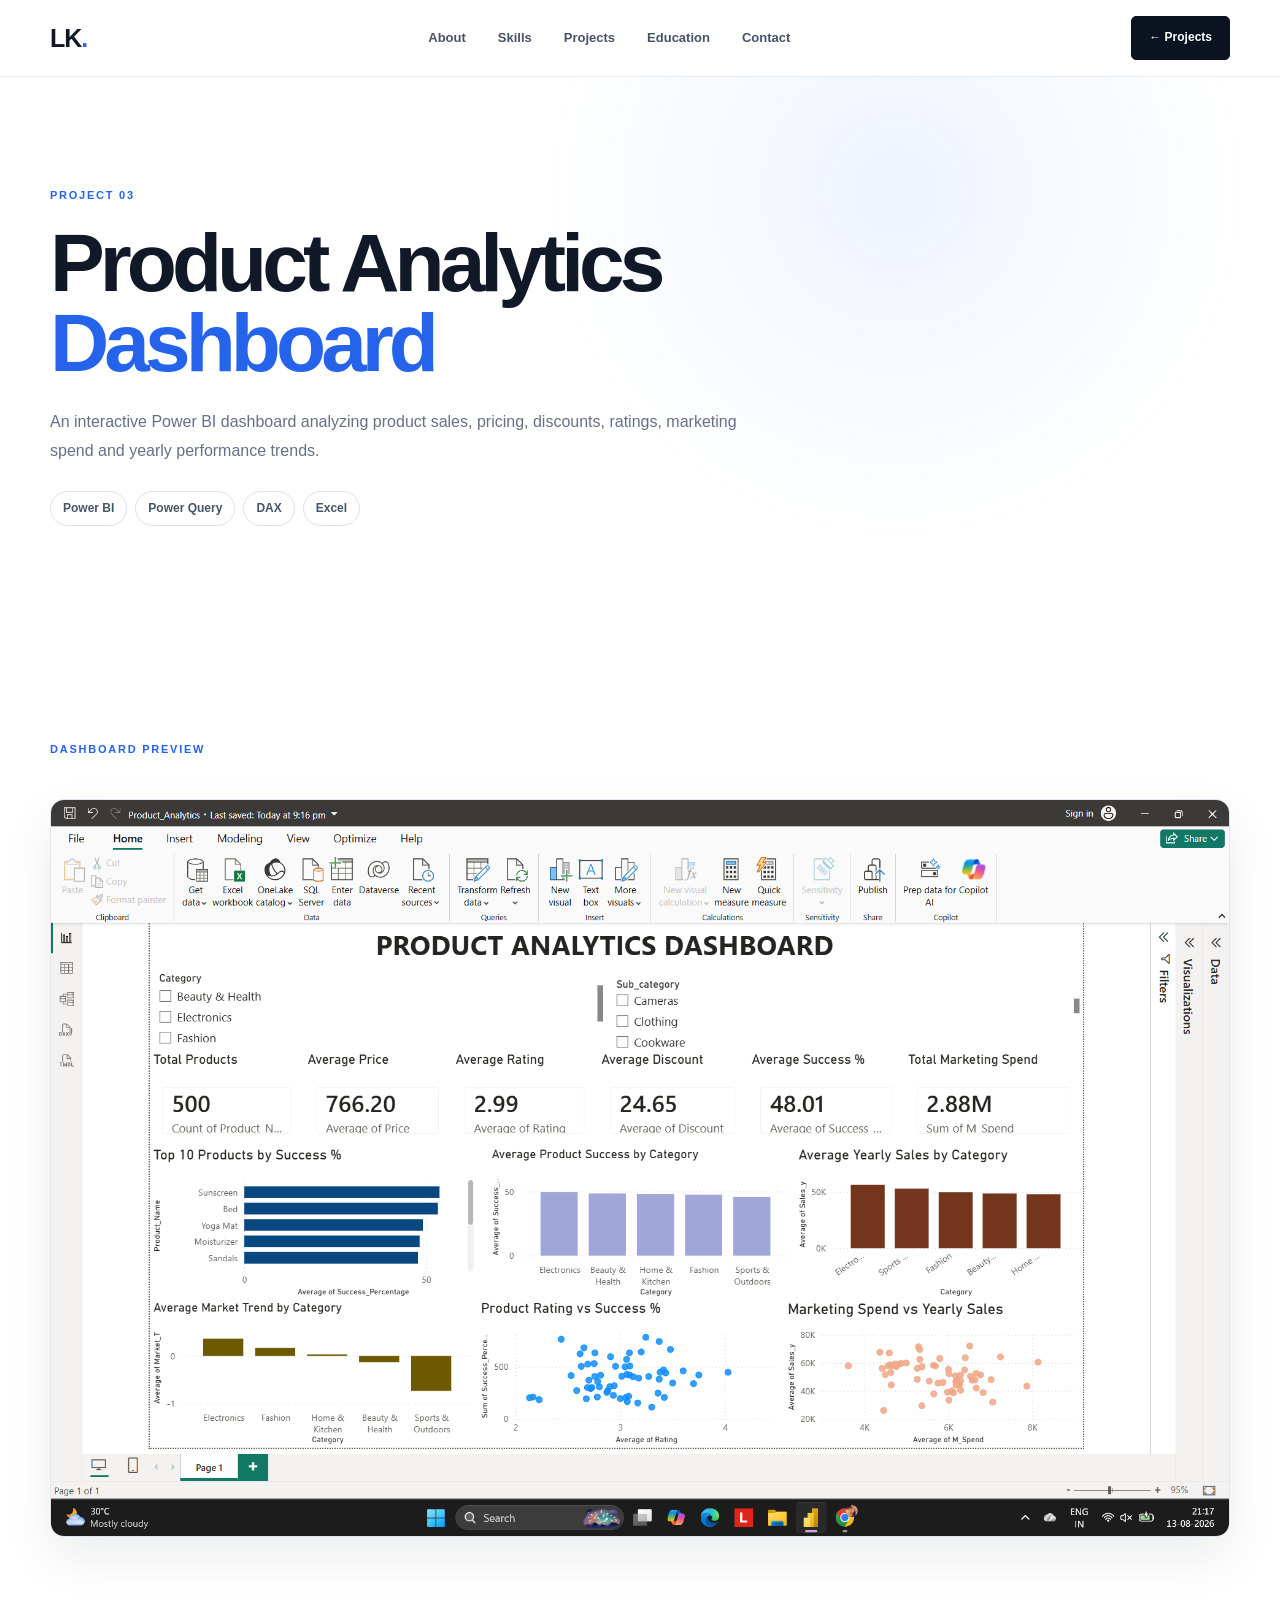
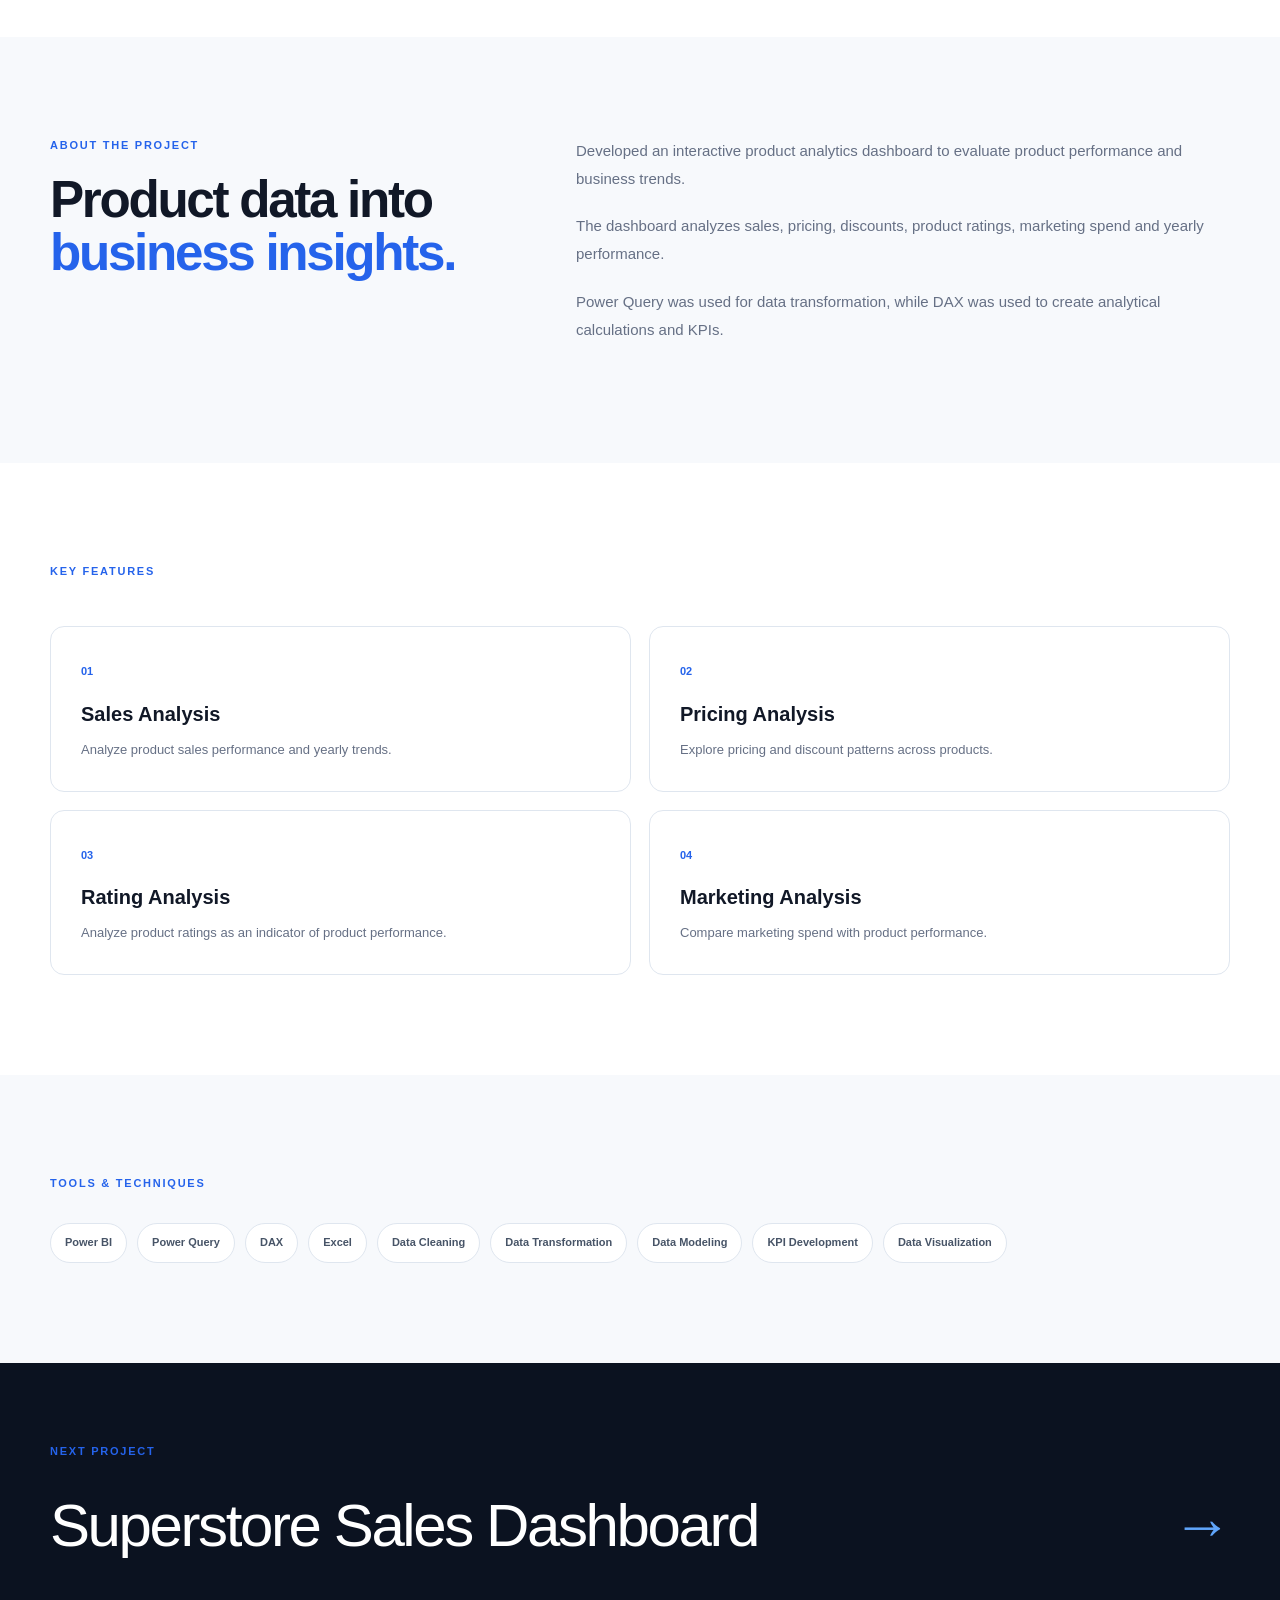
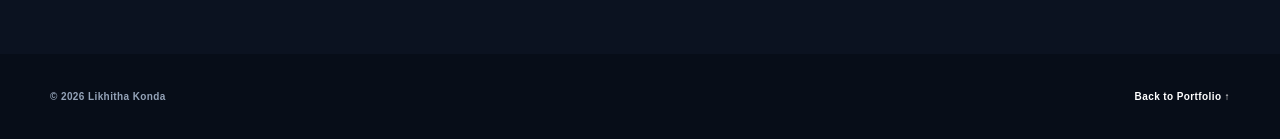
<file: projects/product-analytics/index.html>
<!DOCTYPE html>
<html lang="en">

<head>
    <meta charset="UTF-8">
    <meta name="viewport" content="width=device-width, initial-scale=1.0">

    <title>Product Analytics Dashboard | Likhitha Konda</title>

    <link rel="stylesheet" href="../../style.css">
</head>

<body>

<header class="navbar">

    <div class="nav-container">

        <a href="../../index.html" class="logo">
            LK<span>.</span>
        </a>

        <nav class="nav-links">

            <a href="../../index.html#about">About</a>
            <a href="../../index.html#skills">Skills</a>
            <a href="../../index.html#projects">Projects</a>
            <a href="../../index.html#education">Education</a>
            <a href="../../index.html#contact">Contact</a>

        </nav>

        <a href="../../index.html#projects" class="nav-button">
            ← Projects
        </a>

    </div>

</header>


<main>

<section class="project-detail-hero">

    <div class="section-container">

        <p class="section-number">
            PROJECT 03
        </p>

        <h1>
            Product Analytics
            <span>Dashboard</span>
        </h1>

        <p>
            An interactive Power BI dashboard analyzing product sales,
            pricing, discounts, ratings, marketing spend and yearly
            performance trends.
        </p>

        <div class="project-tags">

            <span>Power BI</span>
            <span>Power Query</span>
            <span>DAX</span>
            <span>Excel</span>

        </div>

    </div>

</section>


<section class="project-detail-section">

    <div class="section-container">

        <p class="section-number">
            DASHBOARD PREVIEW
        </p>

        <div class="detail-image">

            <img
                src="../../assets/images/product-dashboard.png"
                alt="Product Analytics Dashboard">

        </div>

    </div>

</section>


<section class="project-detail-section detail-light">

    <div class="section-container">

        <div class="detail-grid">

            <div>

                <p class="section-number">
                    ABOUT THE PROJECT
                </p>

                <h2>
                    Product data into
                    <span>business insights.</span>
                </h2>

            </div>

            <div class="detail-text">

                <p>
                    Developed an interactive product analytics
                    dashboard to evaluate product performance
                    and business trends.
                </p>

                <p>
                    The dashboard analyzes sales, pricing,
                    discounts, product ratings, marketing spend
                    and yearly performance.
                </p>

                <p>
                    Power Query was used for data transformation,
                    while DAX was used to create analytical
                    calculations and KPIs.
                </p>

            </div>

        </div>

    </div>

</section>


<section class="project-detail-section">

    <div class="section-container">

        <p class="section-number">
            KEY FEATURES
        </p>

        <div class="analysis-grid">

            <div class="analysis-card">

                <strong>01</strong>

                <h3>
                    Sales Analysis
                </h3>

                <p>
                    Analyze product sales performance and
                    yearly trends.
                </p>

            </div>


            <div class="analysis-card">

                <strong>02</strong>

                <h3>
                    Pricing Analysis
                </h3>

                <p>
                    Explore pricing and discount patterns
                    across products.
                </p>

            </div>


            <div class="analysis-card">

                <strong>03</strong>

                <h3>
                    Rating Analysis
                </h3>

                <p>
                    Analyze product ratings as an indicator
                    of product performance.
                </p>

            </div>


            <div class="analysis-card">

                <strong>04</strong>

                <h3>
                    Marketing Analysis
                </h3>

                <p>
                    Compare marketing spend with product
                    performance.
                </p>

            </div>

        </div>

    </div>

</section>


<section class="project-detail-section detail-light">

    <div class="section-container">

        <p class="section-number">
            TOOLS & TECHNIQUES
        </p>

        <div class="tools-list">

            <span>Power BI</span>
            <span>Power Query</span>
            <span>DAX</span>
            <span>Excel</span>
            <span>Data Cleaning</span>
            <span>Data Transformation</span>
            <span>Data Modeling</span>
            <span>KPI Development</span>
            <span>Data Visualization</span>

        </div>

    </div>

</section>


<section class="project-next">

    <div class="section-container">

        <p class="section-number">
            NEXT PROJECT
        </p>

        <a href="../superstore/index.html">

            Superstore Sales Dashboard

            <span>→</span>

        </a>

    </div>

</section>

</main>


<footer>

    <div class="footer-container">

        <p>
            © 2026 Likhitha Konda
        </p>

        <a href="../../index.html">
            Back to Portfolio ↑
        </a>

    </div>

</footer>

</body>

</html>
</file>
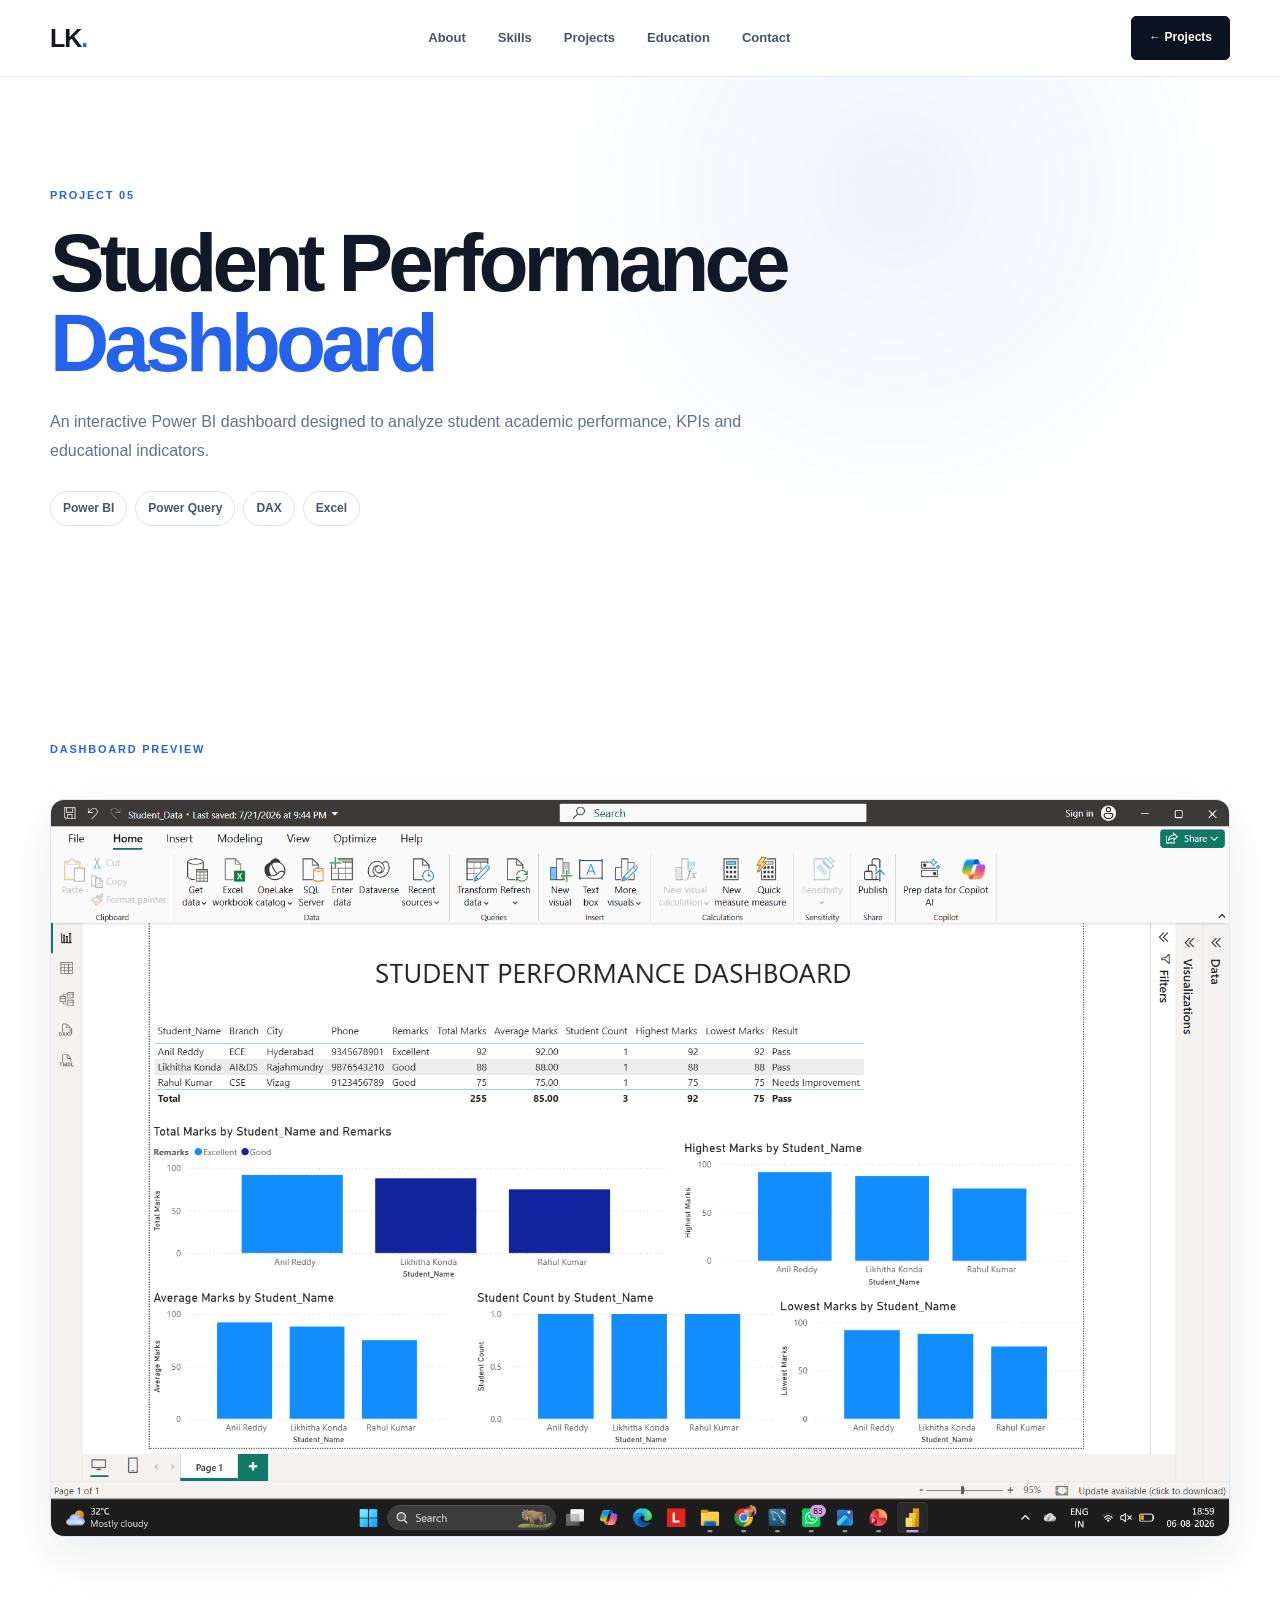
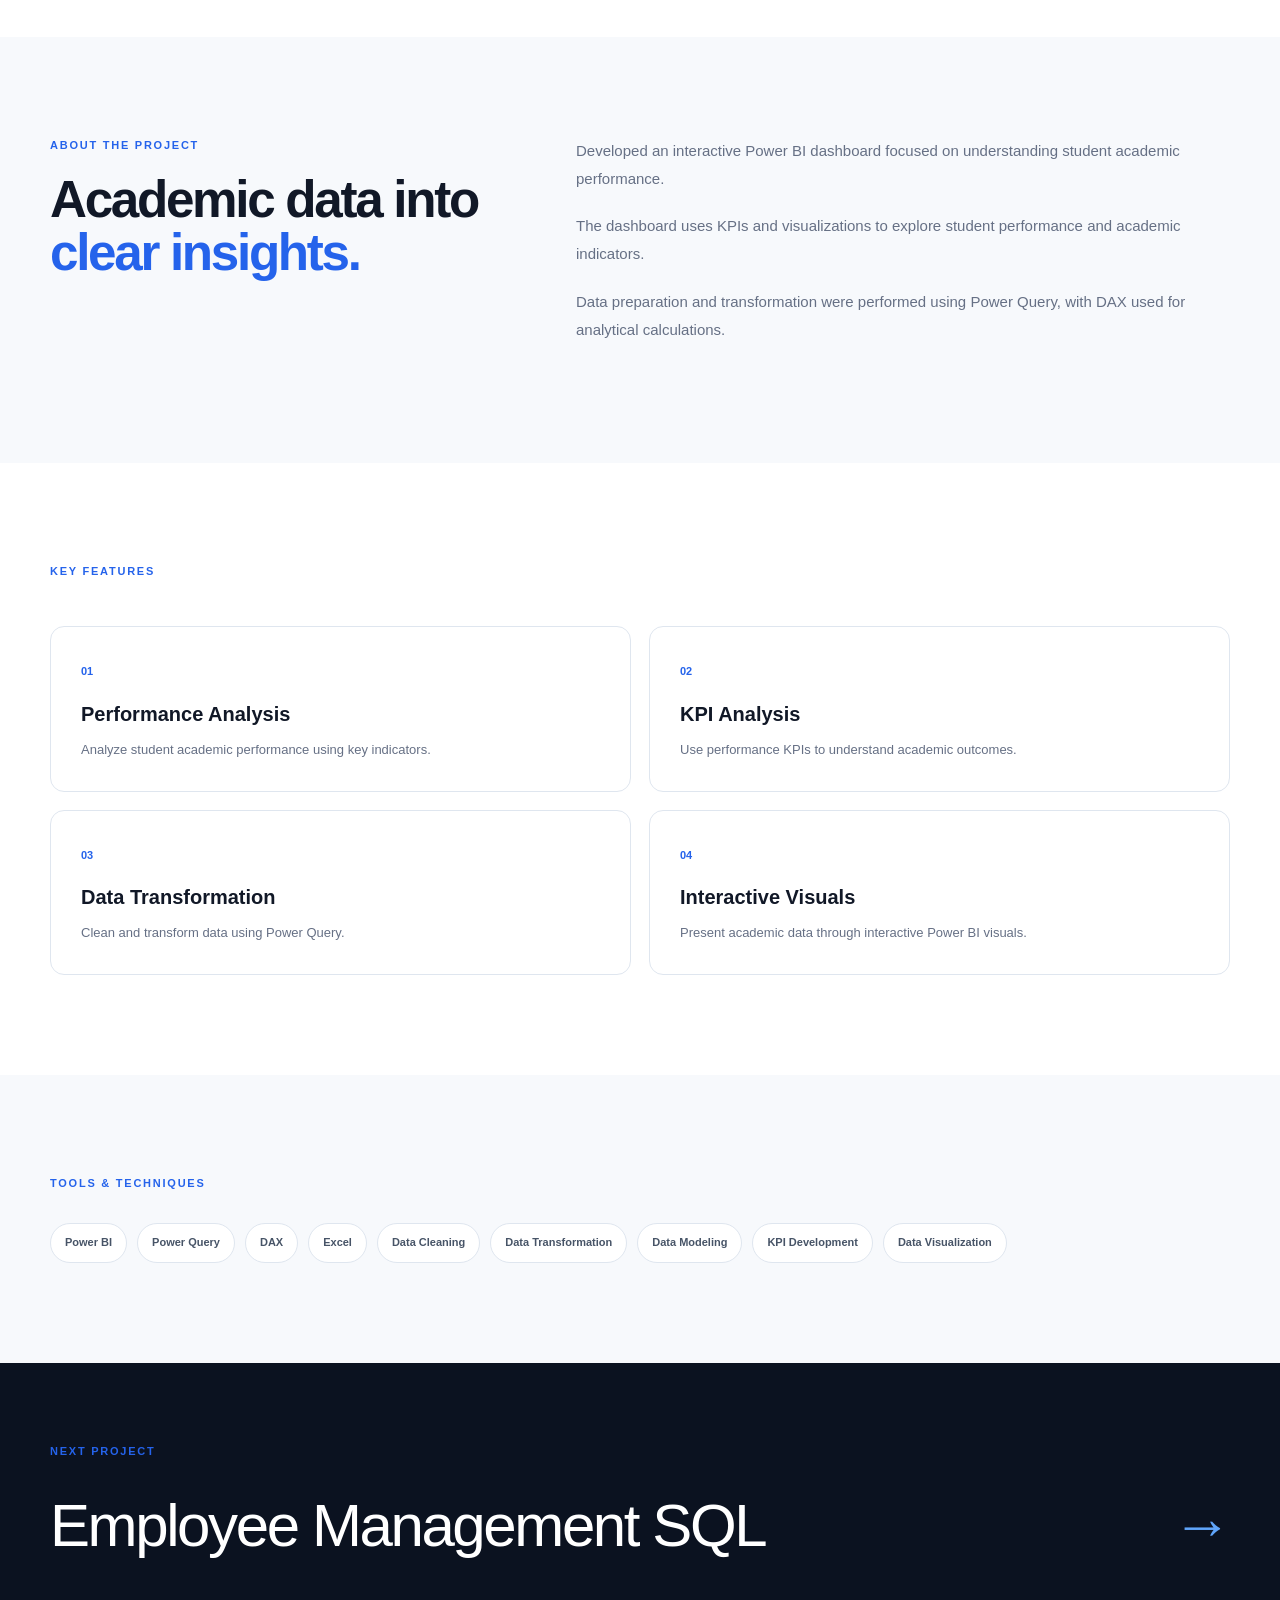
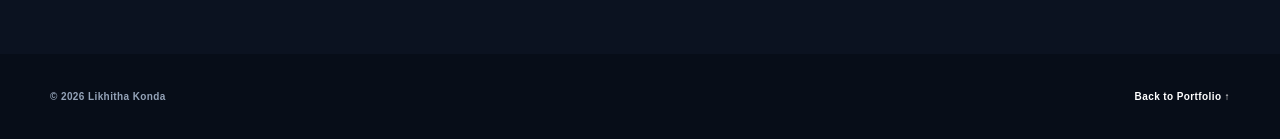
<file: projects/student-performance/index.html>
<!DOCTYPE html>
<html lang="en">

<head>
    <meta charset="UTF-8">
    <meta name="viewport" content="width=device-width, initial-scale=1.0">

    <title>Student Performance Dashboard | Likhitha Konda</title>

    <link rel="stylesheet" href="../../style.css">
</head>

<body>

<header class="navbar">

    <div class="nav-container">

        <a href="../../index.html" class="logo">
            LK<span>.</span>
        </a>

        <nav class="nav-links">

            <a href="../../index.html#about">About</a>
            <a href="../../index.html#skills">Skills</a>
            <a href="../../index.html#projects">Projects</a>
            <a href="../../index.html#education">Education</a>
            <a href="../../index.html#contact">Contact</a>

        </nav>

        <a href="../../index.html#projects" class="nav-button">
            ← Projects
        </a>

    </div>

</header>


<main>

<section class="project-detail-hero">

    <div class="section-container">

        <p class="section-number">
            PROJECT 05
        </p>

        <h1>
            Student Performance
            <span>Dashboard</span>
        </h1>

        <p>
            An interactive Power BI dashboard designed to analyze
            student academic performance, KPIs and educational
            indicators.
        </p>

        <div class="project-tags">

            <span>Power BI</span>
            <span>Power Query</span>
            <span>DAX</span>
            <span>Excel</span>

        </div>

    </div>

</section>


<section class="project-detail-section">

    <div class="section-container">

        <p class="section-number">
            DASHBOARD PREVIEW
        </p>

        <div class="detail-image">

            <img
                src="../../assets/images/student-dashboard.png"
                alt="Student Performance Dashboard">

        </div>

    </div>

</section>


<section class="project-detail-section detail-light">

    <div class="section-container">

        <div class="detail-grid">

            <div>

                <p class="section-number">
                    ABOUT THE PROJECT
                </p>

                <h2>
                    Academic data into
                    <span>clear insights.</span>
                </h2>

            </div>

            <div class="detail-text">

                <p>
                    Developed an interactive Power BI dashboard
                    focused on understanding student academic
                    performance.
                </p>

                <p>
                    The dashboard uses KPIs and visualizations
                    to explore student performance and academic
                    indicators.
                </p>

                <p>
                    Data preparation and transformation were
                    performed using Power Query, with DAX used
                    for analytical calculations.
                </p>

            </div>

        </div>

    </div>

</section>


<section class="project-detail-section">

    <div class="section-container">

        <p class="section-number">
            KEY FEATURES
        </p>

        <div class="analysis-grid">

            <div class="analysis-card">

                <strong>01</strong>

                <h3>
                    Performance Analysis
                </h3>

                <p>
                    Analyze student academic performance
                    using key indicators.
                </p>

            </div>


            <div class="analysis-card">

                <strong>02</strong>

                <h3>
                    KPI Analysis
                </h3>

                <p>
                    Use performance KPIs to understand
                    academic outcomes.
                </p>

            </div>


            <div class="analysis-card">

                <strong>03</strong>

                <h3>
                    Data Transformation
                </h3>

                <p>
                    Clean and transform data using
                    Power Query.
                </p>

            </div>


            <div class="analysis-card">

                <strong>04</strong>

                <h3>
                    Interactive Visuals
                </h3>

                <p>
                    Present academic data through
                    interactive Power BI visuals.
                </p>

            </div>

        </div>

    </div>

</section>


<section class="project-detail-section detail-light">

    <div class="section-container">

        <p class="section-number">
            TOOLS & TECHNIQUES
        </p>

        <div class="tools-list">

            <span>Power BI</span>
            <span>Power Query</span>
            <span>DAX</span>
            <span>Excel</span>
            <span>Data Cleaning</span>
            <span>Data Transformation</span>
            <span>Data Modeling</span>
            <span>KPI Development</span>
            <span>Data Visualization</span>

        </div>

    </div>

</section>


<section class="project-next">

    <div class="section-container">

        <p class="section-number">
            NEXT PROJECT
        </p>

        <a href="../employee-management-sql/index.html">

            Employee Management SQL

            <span>→</span>

        </a>

    </div>

</section>

</main>


<footer>

    <div class="footer-container">

        <p>
            © 2026 Likhitha Konda
        </p>

        <a href="../../index.html">
            Back to Portfolio ↑
        </a>

    </div>

</footer>

</body>

</html>
</file>
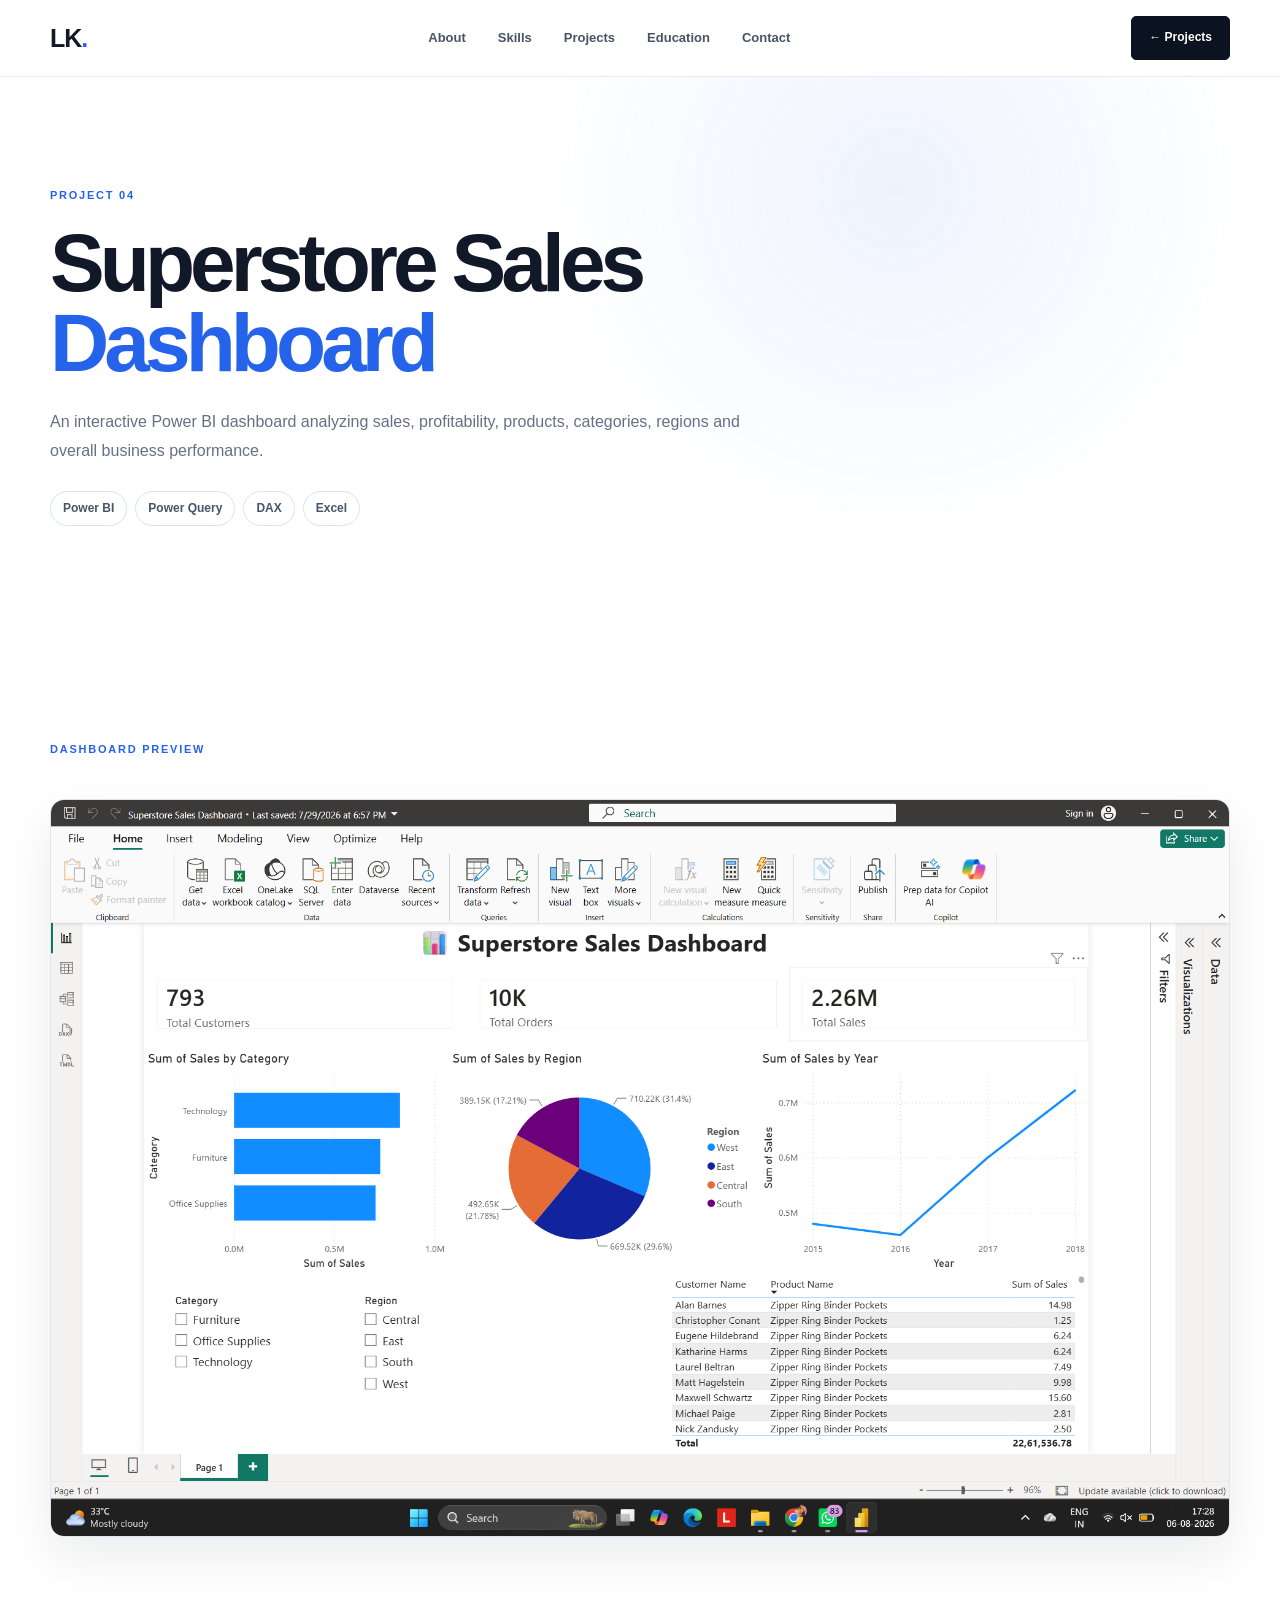
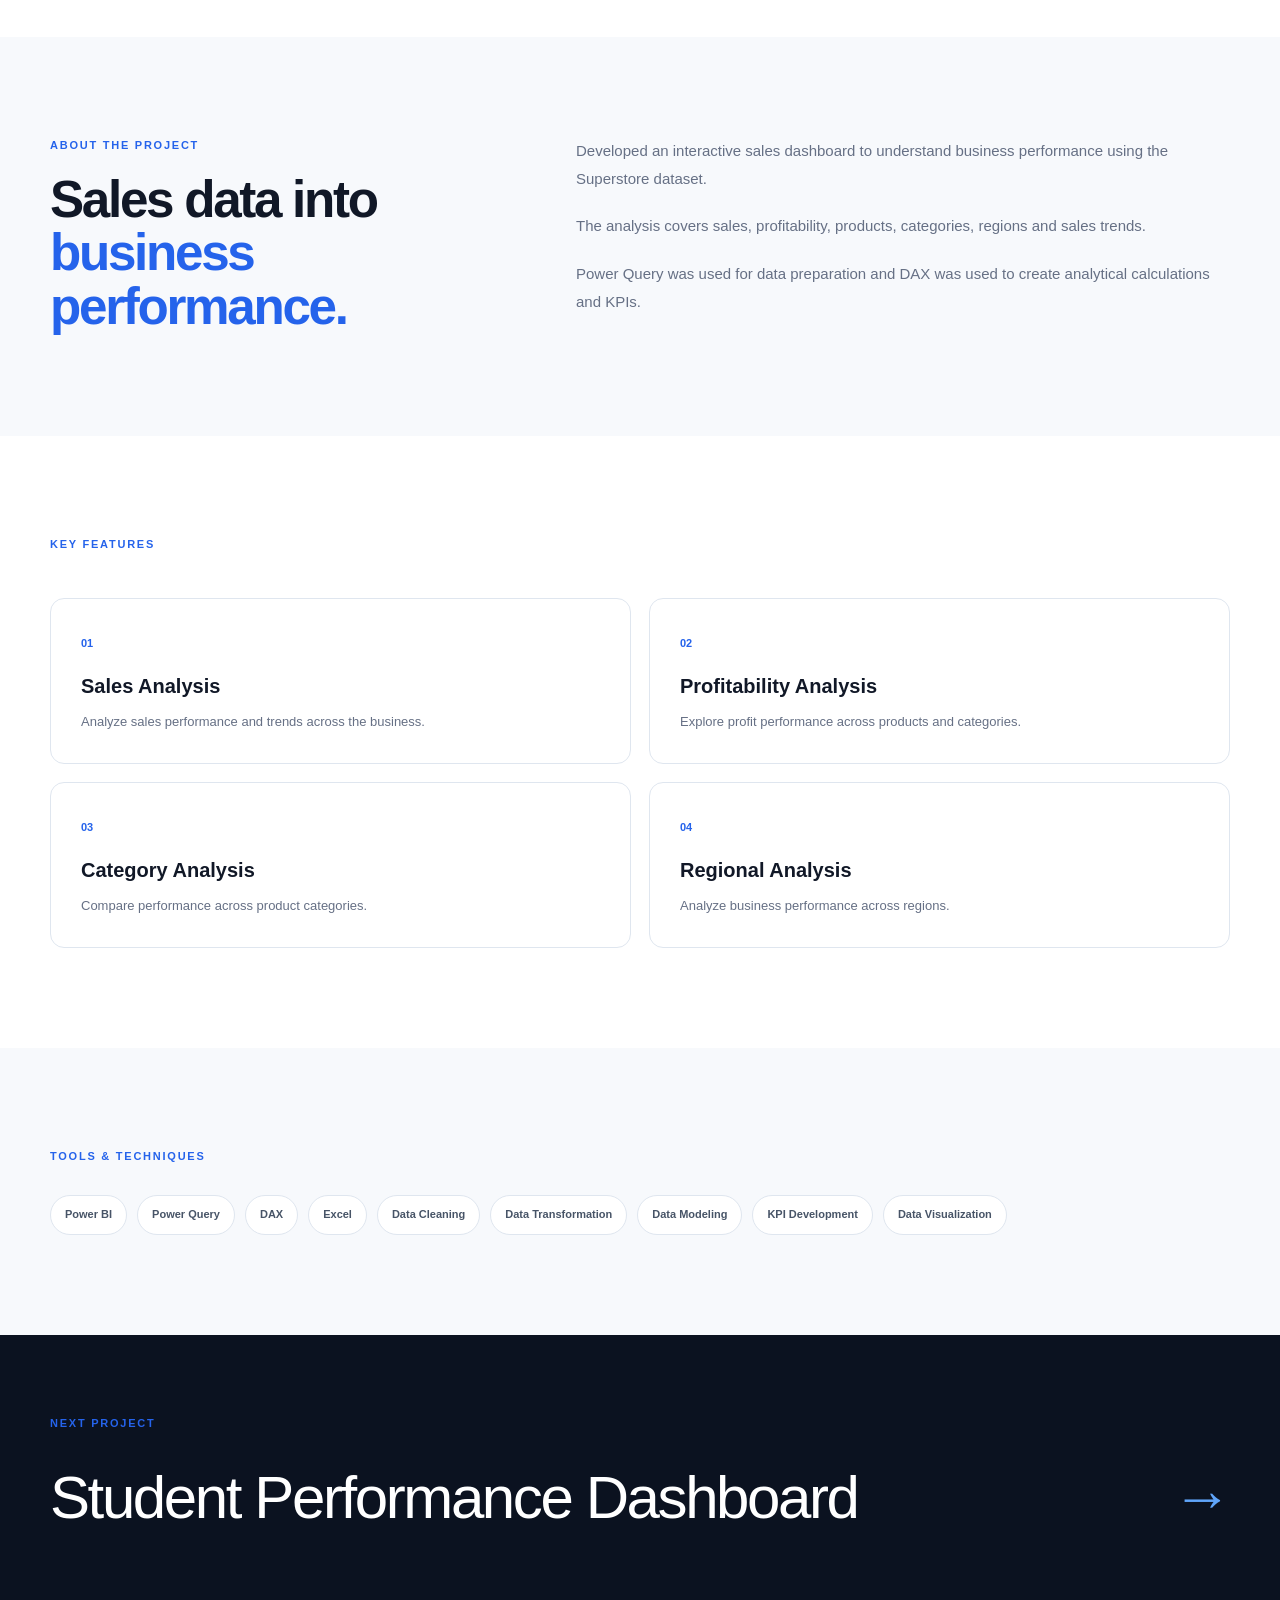
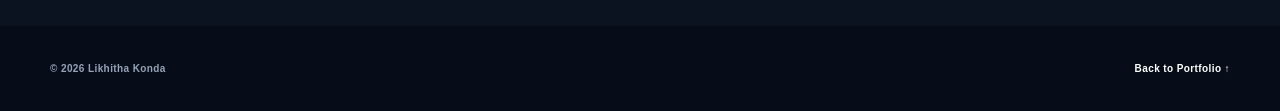
<file: projects/superstore/index.html>
<!DOCTYPE html>
<html lang="en">

<head>
    <meta charset="UTF-8">
    <meta name="viewport" content="width=device-width, initial-scale=1.0">

    <title>Superstore Sales Dashboard | Likhitha Konda</title>

    <link rel="stylesheet" href="../../style.css">
</head>

<body>

<header class="navbar">

    <div class="nav-container">

        <a href="../../index.html" class="logo">
            LK<span>.</span>
        </a>

        <nav class="nav-links">

            <a href="../../index.html#about">About</a>
            <a href="../../index.html#skills">Skills</a>
            <a href="../../index.html#projects">Projects</a>
            <a href="../../index.html#education">Education</a>
            <a href="../../index.html#contact">Contact</a>

        </nav>

        <a href="../../index.html#projects" class="nav-button">
            ← Projects
        </a>

    </div>

</header>


<main>

<section class="project-detail-hero">

    <div class="section-container">

        <p class="section-number">
            PROJECT 04
        </p>

        <h1>
            Superstore Sales
            <span>Dashboard</span>
        </h1>

        <p>
            An interactive Power BI dashboard analyzing sales,
            profitability, products, categories, regions and
            overall business performance.
        </p>

        <div class="project-tags">

            <span>Power BI</span>
            <span>Power Query</span>
            <span>DAX</span>
            <span>Excel</span>

        </div>

    </div>

</section>


<section class="project-detail-section">

    <div class="section-container">

        <p class="section-number">
            DASHBOARD PREVIEW
        </p>

        <div class="detail-image">

            <img
                src="../../assets/images/superstore-dashboard.png"
                alt="Superstore Sales Dashboard">

        </div>

    </div>

</section>


<section class="project-detail-section detail-light">

    <div class="section-container">

        <div class="detail-grid">

            <div>

                <p class="section-number">
                    ABOUT THE PROJECT
                </p>

                <h2>
                    Sales data into
                    <span>business performance.</span>
                </h2>

            </div>

            <div class="detail-text">

                <p>
                    Developed an interactive sales dashboard
                    to understand business performance using
                    the Superstore dataset.
                </p>

                <p>
                    The analysis covers sales, profitability,
                    products, categories, regions and sales
                    trends.
                </p>

                <p>
                    Power Query was used for data preparation
                    and DAX was used to create analytical
                    calculations and KPIs.
                </p>

            </div>

        </div>

    </div>

</section>


<section class="project-detail-section">

    <div class="section-container">

        <p class="section-number">
            KEY FEATURES
        </p>

        <div class="analysis-grid">

            <div class="analysis-card">

                <strong>01</strong>

                <h3>
                    Sales Analysis
                </h3>

                <p>
                    Analyze sales performance and trends
                    across the business.
                </p>

            </div>


            <div class="analysis-card">

                <strong>02</strong>

                <h3>
                    Profitability Analysis
                </h3>

                <p>
                    Explore profit performance across
                    products and categories.
                </p>

            </div>


            <div class="analysis-card">

                <strong>03</strong>

                <h3>
                    Category Analysis
                </h3>

                <p>
                    Compare performance across product
                    categories.
                </p>

            </div>


            <div class="analysis-card">

                <strong>04</strong>

                <h3>
                    Regional Analysis
                </h3>

                <p>
                    Analyze business performance across
                    regions.
                </p>

            </div>

        </div>

    </div>

</section>


<section class="project-detail-section detail-light">

    <div class="section-container">

        <p class="section-number">
            TOOLS & TECHNIQUES
        </p>

        <div class="tools-list">

            <span>Power BI</span>
            <span>Power Query</span>
            <span>DAX</span>
            <span>Excel</span>
            <span>Data Cleaning</span>
            <span>Data Transformation</span>
            <span>Data Modeling</span>
            <span>KPI Development</span>
            <span>Data Visualization</span>

        </div>

    </div>

</section>


<section class="project-next">

    <div class="section-container">

        <p class="section-number">
            NEXT PROJECT
        </p>

        <a href="../student-performance/index.html">

            Student Performance Dashboard

            <span>→</span>

        </a>

    </div>

</section>

</main>


<footer>

    <div class="footer-container">

        <p>
            © 2026 Likhitha Konda
        </p>

        <a href="../../index.html">
            Back to Portfolio ↑
        </a>

    </div>

</footer>

</body>

</html>
</file>
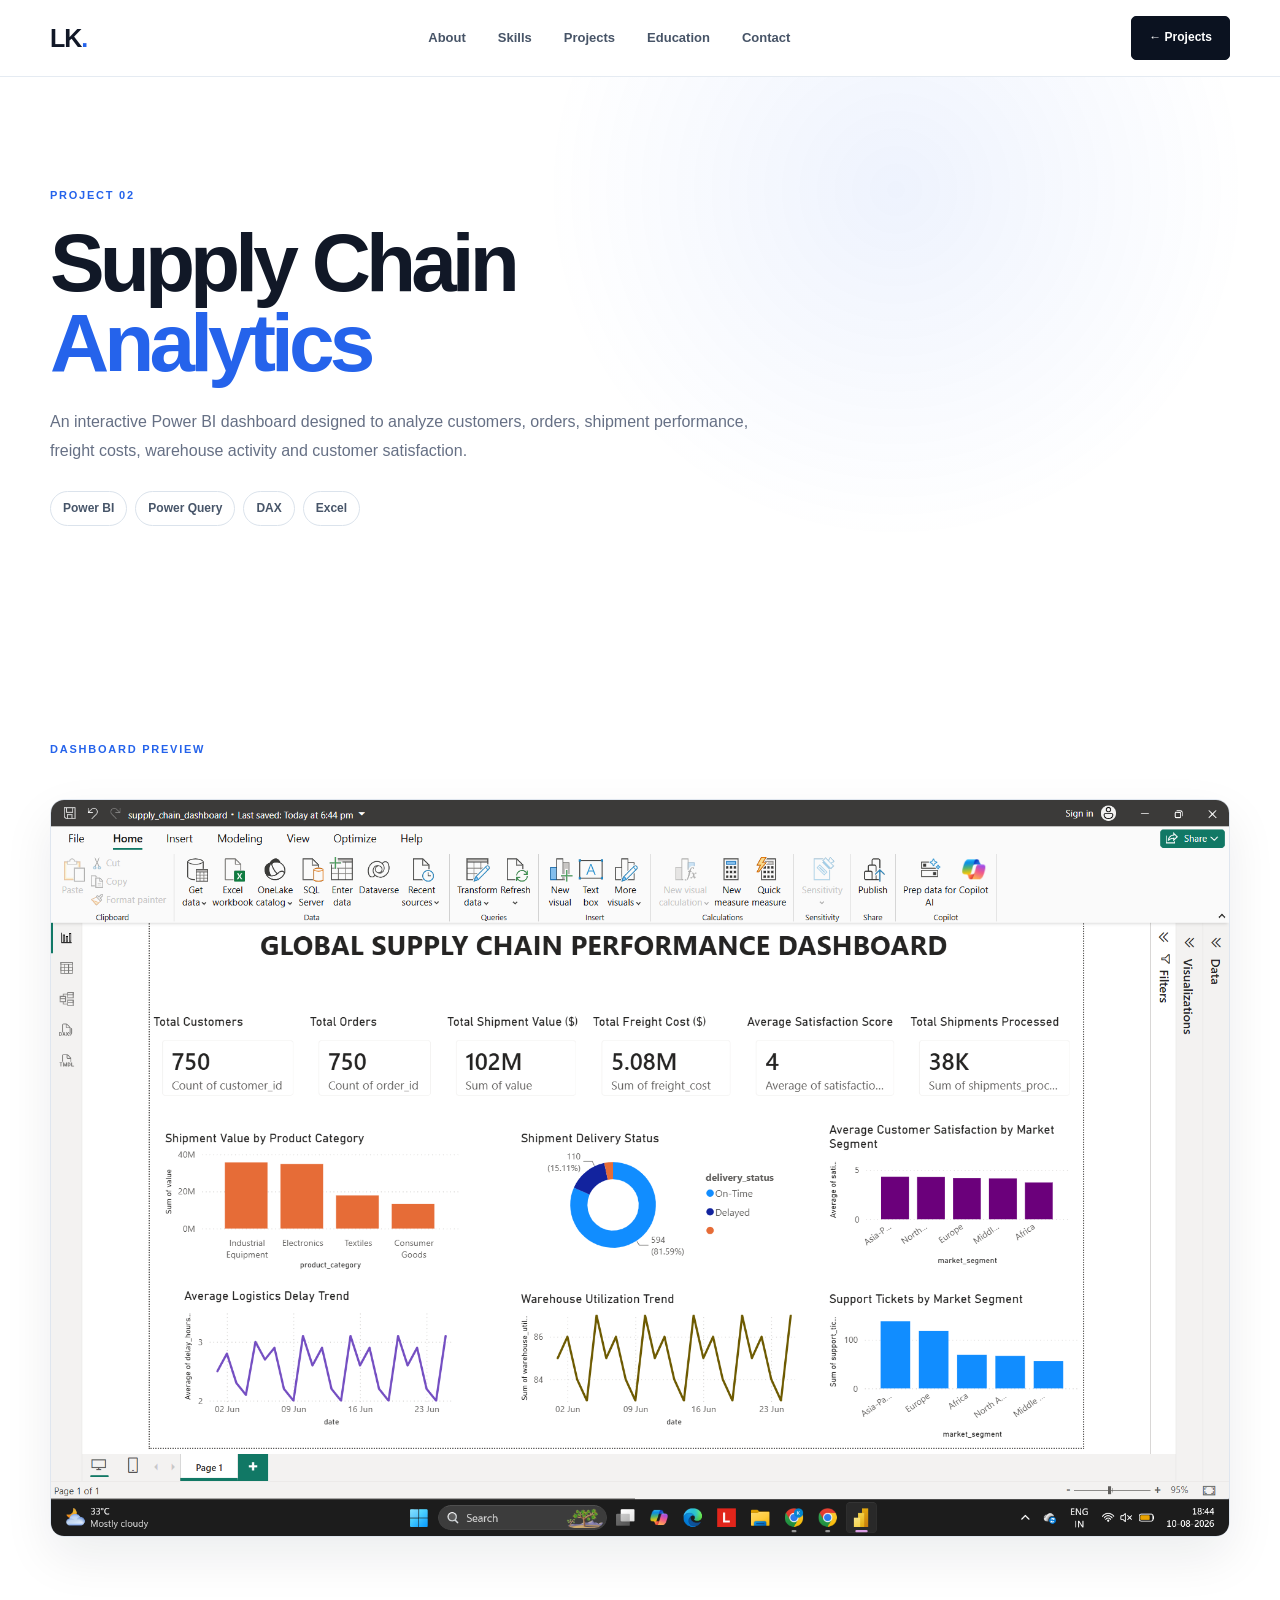
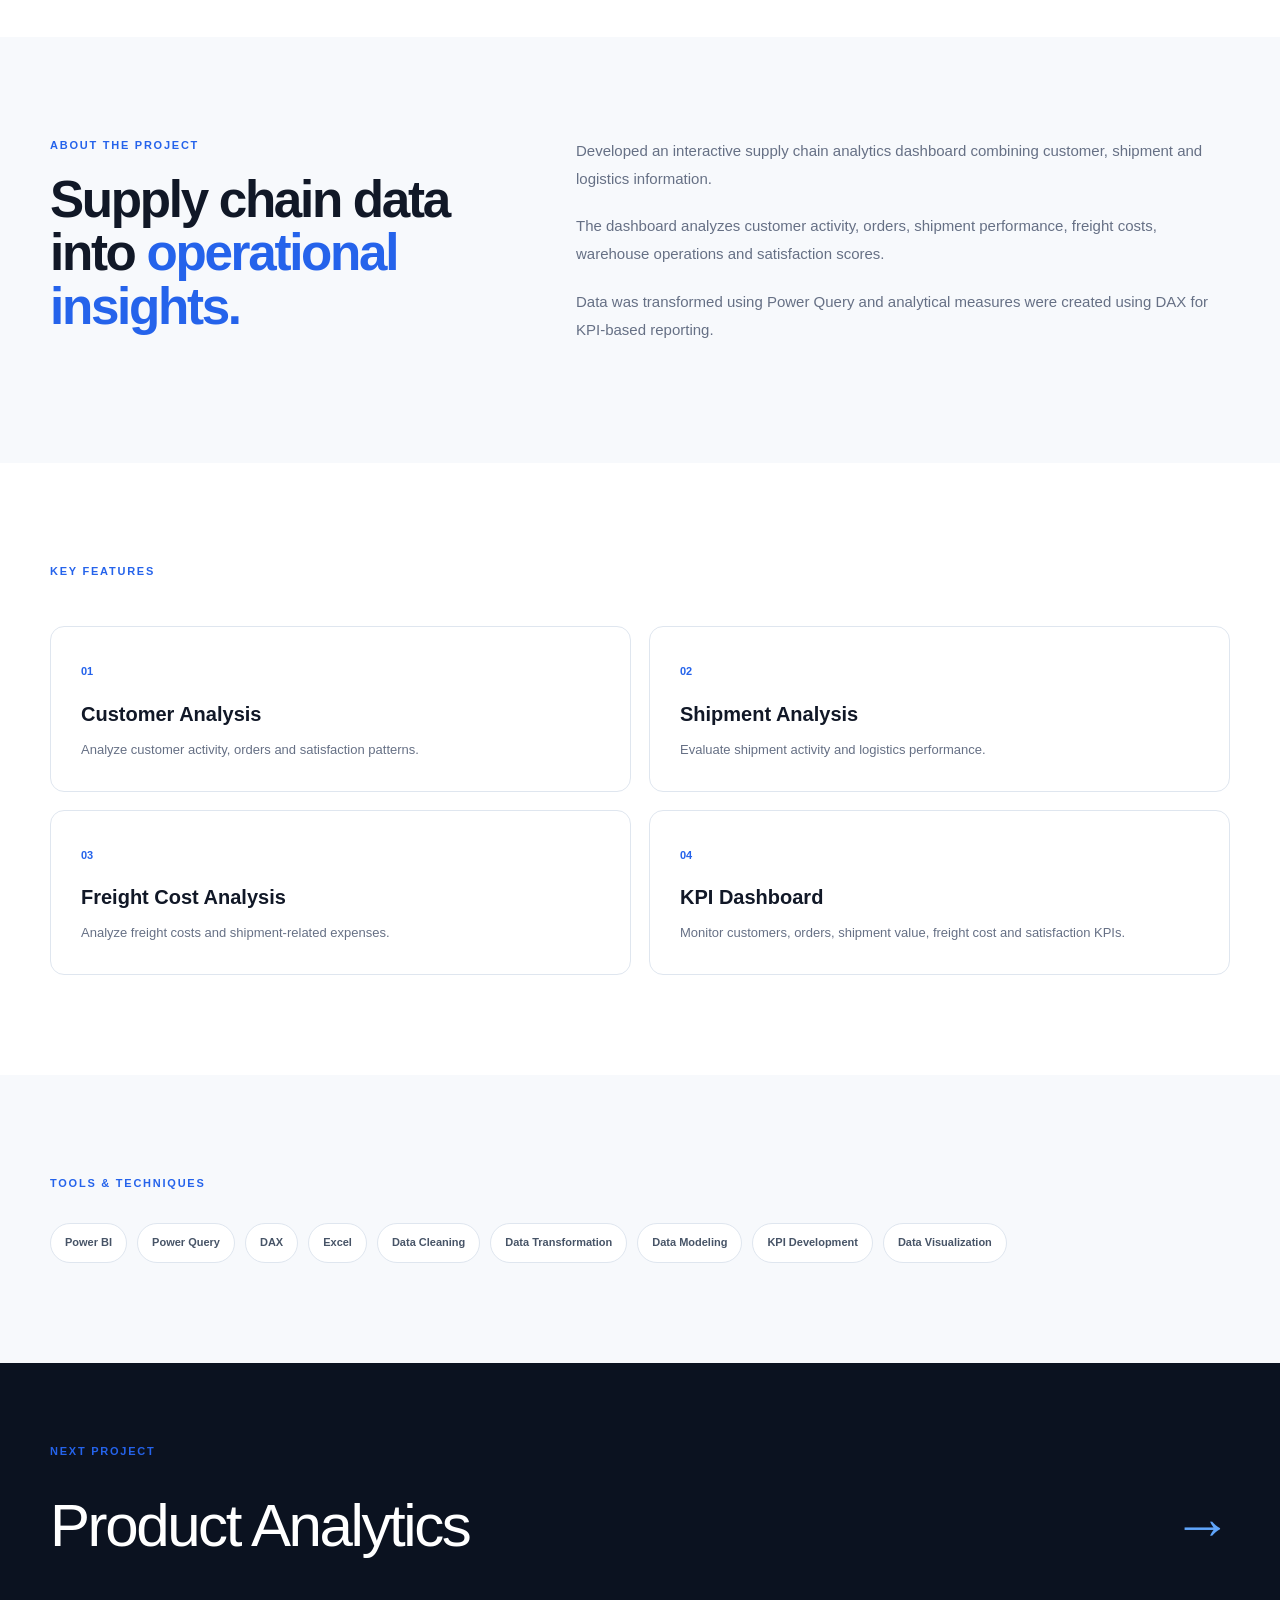
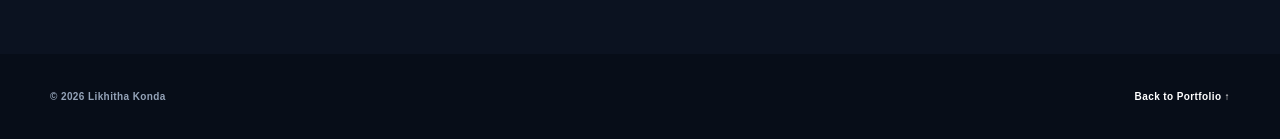
<file: projects/supply-chain/index.html>
<!DOCTYPE html>
<html lang="en">

<head>
    <meta charset="UTF-8">
    <meta name="viewport" content="width=device-width, initial-scale=1.0">

    <title>Supply Chain Analytics | Likhitha Konda</title>

    <link rel="stylesheet" href="../../style.css">
</head>

<body>

<header class="navbar">

    <div class="nav-container">

        <a href="../../index.html" class="logo">
            LK<span>.</span>
        </a>

        <nav class="nav-links">

            <a href="../../index.html#about">About</a>
            <a href="../../index.html#skills">Skills</a>
            <a href="../../index.html#projects">Projects</a>
            <a href="../../index.html#education">Education</a>
            <a href="../../index.html#contact">Contact</a>

        </nav>

        <a href="../../index.html#projects" class="nav-button">
            ← Projects
        </a>

    </div>

</header>


<main>

<section class="project-detail-hero">

    <div class="section-container">

        <p class="section-number">
            PROJECT 02
        </p>

        <h1>
            Supply Chain
            <span>Analytics</span>
        </h1>

        <p>
            An interactive Power BI dashboard designed to analyze
            customers, orders, shipment performance, freight costs,
            warehouse activity and customer satisfaction.
        </p>

        <div class="project-tags">

            <span>Power BI</span>
            <span>Power Query</span>
            <span>DAX</span>
            <span>Excel</span>

        </div>

    </div>

</section>


<section class="project-detail-section">

    <div class="section-container">

        <p class="section-number">
            DASHBOARD PREVIEW
        </p>

        <div class="detail-image">

            <img
                src="../../assets/images/supply-chain-dashboard.png"
                alt="Supply Chain Analytics Dashboard">

        </div>

    </div>

</section>


<section class="project-detail-section detail-light">

    <div class="section-container">

        <div class="detail-grid">

            <div>

                <p class="section-number">
                    ABOUT THE PROJECT
                </p>

                <h2>
                    Supply chain data into
                    <span>operational insights.</span>
                </h2>

            </div>

            <div class="detail-text">

                <p>
                    Developed an interactive supply chain analytics
                    dashboard combining customer, shipment and
                    logistics information.
                </p>

                <p>
                    The dashboard analyzes customer activity,
                    orders, shipment performance, freight costs,
                    warehouse operations and satisfaction scores.
                </p>

                <p>
                    Data was transformed using Power Query and
                    analytical measures were created using DAX
                    for KPI-based reporting.
                </p>

            </div>

        </div>

    </div>

</section>


<section class="project-detail-section">

    <div class="section-container">

        <p class="section-number">
            KEY FEATURES
        </p>

        <div class="analysis-grid">

            <div class="analysis-card">

                <strong>01</strong>

                <h3>
                    Customer Analysis
                </h3>

                <p>
                    Analyze customer activity, orders and
                    satisfaction patterns.
                </p>

            </div>


            <div class="analysis-card">

                <strong>02</strong>

                <h3>
                    Shipment Analysis
                </h3>

                <p>
                    Evaluate shipment activity and logistics
                    performance.
                </p>

            </div>


            <div class="analysis-card">

                <strong>03</strong>

                <h3>
                    Freight Cost Analysis
                </h3>

                <p>
                    Analyze freight costs and shipment-related
                    expenses.
                </p>

            </div>


            <div class="analysis-card">

                <strong>04</strong>

                <h3>
                    KPI Dashboard
                </h3>

                <p>
                    Monitor customers, orders, shipment value,
                    freight cost and satisfaction KPIs.
                </p>

            </div>

        </div>

    </div>

</section>


<section class="project-detail-section detail-light">

    <div class="section-container">

        <p class="section-number">
            TOOLS & TECHNIQUES
        </p>

        <div class="tools-list">

            <span>Power BI</span>
            <span>Power Query</span>
            <span>DAX</span>
            <span>Excel</span>
            <span>Data Cleaning</span>
            <span>Data Transformation</span>
            <span>Data Modeling</span>
            <span>KPI Development</span>
            <span>Data Visualization</span>

        </div>

    </div>

</section>


<section class="project-next">

    <div class="section-container">

        <p class="section-number">
            NEXT PROJECT
        </p>

        <a href="../product-analytics/index.html">

            Product Analytics

            <span>→</span>

        </a>

    </div>

</section>

</main>


<footer>

    <div class="footer-container">

        <p>
            © 2026 Likhitha Konda
        </p>

        <a href="../../index.html">
            Back to Portfolio ↑
        </a>

    </div>

</footer>

</body>

</html>
</file>
<file: style.css>
/* =========================================================
   LIKHITHA KONDA — DATA ANALYST PORTFOLIO
   Professional White / Navy / Blue Theme
========================================================= */

:root {
    --navy: #0b1220;
    --navy-soft: #111c30;
    --blue: #2563eb;
    --blue-dark: #1d4ed8;

    --white: #ffffff;
    --off-white: #f7f9fc;
    --light: #eef3f8;

    --text: #111827;
    --muted: #667085;
    --border: #dfe6ef;

    --shadow: 0 20px 50px rgba(15, 23, 42, 0.08);
    --radius: 14px;

    --max-width: 1180px;
}


/* =========================================================
   RESET
========================================================= */

* {
    margin: 0;
    padding: 0;
    box-sizing: border-box;
}

html {
    scroll-behavior: smooth;
}

body {
    font-family: "DM Sans", sans-serif;
    background: var(--white);
    color: var(--text);
    line-height: 1.6;
}

img {
    max-width: 100%;
}

a {
    color: inherit;
}

button,
a {
    -webkit-tap-highlight-color: transparent;
}


/* =========================================================
   GLOBAL
========================================================= */

.section {
    padding: 120px 0;
}

.section-light {
    background: var(--off-white);
}

.section-container {
    width: min(var(--max-width), calc(100% - 48px));
    margin: 0 auto;
}

.section-number {
    color: var(--blue);
    font-size: 11px;
    font-weight: 800;
    letter-spacing: 0.16em;
    margin-bottom: 18px;
}

.section-heading {
    max-width: 700px;
}

.section-heading h2 {
    font-family: "Space Grotesk", sans-serif;
    font-size: clamp(36px, 5vw, 62px);
    line-height: 1.05;
    letter-spacing: -0.045em;
}

.section-heading h2 span {
    color: var(--blue);
}


/* =========================================================
   NAVIGATION
========================================================= */

.navbar {
    position: sticky;
    top: 0;
    z-index: 1000;

    background: rgba(255, 255, 255, 0.94);
    backdrop-filter: blur(16px);

    border-bottom: 1px solid rgba(223, 230, 239, 0.8);
}

.nav-container {
    width: min(var(--max-width), calc(100% - 48px));
    min-height: 76px;
    margin: auto;

    display: flex;
    align-items: center;
    justify-content: space-between;
    gap: 30px;
}

.logo {
    font-family: "Space Grotesk", sans-serif;
    font-size: 25px;
    font-weight: 700;
    text-decoration: none;
    letter-spacing: -0.04em;
}

.logo span {
    color: var(--blue);
}

.nav-links {
    display: flex;
    align-items: center;
    gap: 32px;
}

.nav-links a {
    text-decoration: none;
    color: #475467;
    font-size: 13px;
    font-weight: 600;

    transition: color 0.2s ease;
}

.nav-links a:hover {
    color: var(--blue);
}

.nav-button {
    padding: 11px 17px;

    border: 1px solid var(--navy);
    border-radius: 5px;

    text-decoration: none;

    background: var(--navy);
    color: white;

    font-size: 12px;
    font-weight: 700;

    transition: all 0.25s ease;
}

.nav-button:hover {
    background: var(--blue);
    border-color: var(--blue);
    transform: translateY(-2px);
}


/* =========================================================
   HERO
========================================================= */

.hero {
    min-height: calc(100vh - 76px);

    display: flex;
    align-items: center;
    justify-content: center;

    position: relative;

    padding: 110px 24px 130px;

    background:
        radial-gradient(
            circle at 50% 30%,
            rgba(37, 99, 235, 0.07),
            transparent 38%
        ),
        var(--white);

    text-align: center;
}

.hero-content {
    width: min(900px, 100%);
}

.eyebrow {
    margin-bottom: 25px;

    color: var(--blue);

    font-size: 11px;
    font-weight: 800;
    letter-spacing: 0.18em;
}

.hero h1 {
    font-family: "Space Grotesk", sans-serif;

    font-size: clamp(50px, 8vw, 92px);
    line-height: 0.98;

    letter-spacing: -0.065em;

    margin-bottom: 30px;
}

.hero h1 span {
    display: block;
    color: var(--blue);
}

.hero-description {
    max-width: 690px;
    margin: 0 auto 35px;

    color: var(--muted);

    font-size: 16px;
    line-height: 1.8;
}

.hero-actions {
    display: flex;
    justify-content: center;
    gap: 12px;
    flex-wrap: wrap;

    margin-bottom: 28px;
}

.button {
    display: inline-flex;
    align-items: center;
    justify-content: center;
    gap: 9px;

    padding: 14px 21px;

    border-radius: 5px;

    text-decoration: none;

    font-size: 12px;
    font-weight: 800;

    transition: all 0.25s ease;
}

.button-primary {
    background: var(--blue);
    border: 1px solid var(--blue);
    color: white;
}

.button-primary:hover {
    background: var(--blue-dark);
    border-color: var(--blue-dark);
    transform: translateY(-2px);
}

.button-outline {
    background: white;
    border: 1px solid #cbd5e1;
    color: var(--navy);
}

.button-outline:hover {
    border-color: var(--blue);
    color: var(--blue);
    transform: translateY(-2px);
}

.social-links {
    display: flex;
    justify-content: center;
    gap: 25px;
}

.social-links a {
    color: #667085;
    text-decoration: none;

    font-size: 12px;
    font-weight: 700;

    transition: color 0.2s ease;
}

.social-links a:hover {
    color: var(--blue);
}

.scroll-indicator {
    position: absolute;
    bottom: 35px;

    display: flex;
    align-items: center;
    gap: 10px;

    color: #98a2b3;

    font-size: 9px;
    font-weight: 800;
    letter-spacing: 0.14em;
}

.scroll-indicator span {
    width: 25px;
    height: 1px;
    background: #cbd5e1;
}


/* =========================================================
   ABOUT
========================================================= */

.about-grid {
    display: grid;
    grid-template-columns: 1.25fr 0.75fr;
    gap: 100px;

    margin-top: 65px;
}

.about-main {
    max-width: 700px;
}

.about-main p {
    margin-bottom: 22px;

    color: var(--muted);

    font-size: 15px;
    line-height: 1.9;
}

.about-main .large-text {
    color: var(--text);

    font-family: "Space Grotesk", sans-serif;

    font-size: 27px;
    line-height: 1.45;
}

.about-stats {
    display: grid;
    grid-template-columns: 1fr 1fr;

    gap: 1px;

    background: var(--border);
    border: 1px solid var(--border);
}

.stat {
    min-height: 145px;

    padding: 25px;

    display: flex;
    flex-direction: column;
    justify-content: center;

    background: white;
}

.stat strong {
    font-family: "Space Grotesk", sans-serif;

    font-size: 35px;
    line-height: 1;

    margin-bottom: 9px;

    color: var(--navy);
}

.stat span {
    color: var(--muted);

    font-size: 11px;
    font-weight: 600;
}


/* =========================================================
   SKILLS
========================================================= */

.skills-grid {
    display: grid;
    grid-template-columns: repeat(3, 1fr);

    gap: 18px;

    margin-top: 65px;
}

.skill-card {
    padding: 30px;

    background: white;

    border: 1px solid var(--border);
    border-radius: var(--radius);

    transition:
        transform 0.25s ease,
        box-shadow 0.25s ease,
        border-color 0.25s ease;
}

.skill-card:hover {
    transform: translateY(-6px);

    border-color: #b9cced;

    box-shadow: var(--shadow);
}

.skill-icon {
    width: 42px;
    height: 42px;

    display: grid;
    place-items: center;

    margin-bottom: 20px;

    background: #eaf1ff;
    color: var(--blue);

    border-radius: 9px;

    font-size: 11px;
    font-weight: 900;
}

.skill-card h3 {
    font-family: "Space Grotesk", sans-serif;

    margin-bottom: 10px;

    font-size: 20px;
}

.skill-card p {
    color: var(--muted);

    font-size: 13px;
    line-height: 1.75;
}


/* =========================================================
   PROJECT HEADER
========================================================= */

.projects-header {
    display: flex;
    align-items: end;
    justify-content: space-between;

    gap: 50px;
}

.projects-intro {
    max-width: 400px;

    color: var(--muted);

    font-size: 14px;
    line-height: 1.8;
}


/* =========================================================
   ZIG-ZAG PROJECTS
========================================================= */

.projects-zigzag {
    display: flex;
    flex-direction: column;

    gap: 110px;

    margin-top: 80px;
}

.project-row {
    display: grid;

    grid-template-columns: 1.1fr 0.9fr;

    align-items: center;

    gap: 75px;
}

.project-row:nth-child(even) {
    grid-template-columns: 0.9fr 1.1fr;
}

.project-row:nth-child(even) .project-image-wrap {
    order: 2;
}

.project-row:nth-child(even) .project-content {
    order: 1;
}

.project-image-wrap {
    position: relative;

    overflow: hidden;

    background: #edf2f7;

    border: 1px solid var(--border);
    border-radius: 12px;

    box-shadow: var(--shadow);
}

.project-image-wrap::after {
    content: "";

    position: absolute;

    inset: 0;

    border: 1px solid rgba(255,255,255,0.35);

    pointer-events: none;
}

.project-image-wrap img {
    display: block;

    width: 100%;

    aspect-ratio: 16 / 10;

    object-fit: cover;

    transition: transform 0.5s ease;
}

.project-image-wrap:hover img {
    transform: scale(1.035);
}

.project-content {
    max-width: 520px;
}

.project-number {
    display: block;

    margin-bottom: 12px;

    color: var(--blue);

    font-size: 10px;
    font-weight: 900;

    letter-spacing: 0.18em;
}

.project-meta {
    margin-bottom: 15px;

    color: #98a2b3;

    font-size: 10px;
    font-weight: 800;

    letter-spacing: 0.13em;
}

.project-meta span {
    color: #cbd5e1;
}

.project-content h3 {
    margin-bottom: 15px;

    font-family: "Space Grotesk", sans-serif;

    font-size: clamp(28px, 3vw, 40px);

    line-height: 1.08;

    letter-spacing: -0.035em;
}

.project-content p {
    margin-bottom: 22px;

    color: var(--muted);

    font-size: 14px;

    line-height: 1.8;
}

.project-tools {
    display: flex;
    flex-wrap: wrap;

    gap: 8px;

    margin-bottom: 25px;
}

.project-tools span {
    padding: 7px 11px;

    border: 1px solid var(--border);
    border-radius: 999px;

    background: white;

    color: #475467;

    font-size: 10px;
    font-weight: 700;
}

.project-link {
    display: inline-flex;
    align-items: center;

    gap: 9px;

    padding: 11px 16px;

    border: 1px solid var(--navy);
    border-radius: 5px;

    color: var(--navy);

    text-decoration: none;

    font-size: 11px;
    font-weight: 800;

    transition: all 0.25s ease;
}

.project-link:hover {
    background: var(--navy);
    color: white;

    transform: translateY(-2px);
}


/* =========================================================
   EDUCATION
========================================================= */

.education-card {
    display: grid;

    grid-template-columns: 1fr auto;

    gap: 60px;

    align-items: center;

    margin-top: 60px;

    padding: 42px;

    background: white;

    border: 1px solid var(--border);
    border-radius: var(--radius);

    box-shadow: var(--shadow);
}

.education-label {
    margin-bottom: 13px;

    color: var(--blue);

    font-size: 10px;
    font-weight: 900;

    letter-spacing: 0.15em;
}

.education-card h3 {
    max-width: 700px;

    margin-bottom: 12px;

    font-family: "Space Grotesk", sans-serif;

    font-size: 28px;
    line-height: 1.2;
}

.education-card p:not(.education-label) {
    color: var(--muted);

    font-size: 14px;
}

.education-details {
    min-width: 170px;

    display: flex;
    flex-direction: column;

    text-align: right;
}

.education-details strong {
    font-family: "Space Grotesk", sans-serif;

    font-size: 35px;
}

.education-details span {
    color: var(--muted);

    font-size: 11px;
}

.training {
    margin-top: 65px;
}

.training-list {
    display: flex;
    flex-wrap: wrap;

    gap: 10px;

    margin-top: 20px;
}

.training-list span {
    padding: 9px 13px;

    background: white;

    border: 1px solid var(--border);
    border-radius: 999px;

    color: #475467;

    font-size: 11px;
    font-weight: 600;
}


/* =========================================================
   CONTACT
========================================================= */

.contact {
    padding: 130px 24px;

    background: var(--navy);

    color: white;

    text-align: center;
}

.contact-container {
    width: min(800px, 100%);
    margin: auto;
}

.contact .section-number {
    color: #60a5fa;
}

.contact h2 {
    margin-bottom: 25px;

    font-family: "Space Grotesk", sans-serif;

    font-size: clamp(42px, 6vw, 70px);

    line-height: 1;

    letter-spacing: -0.05em;
}

.contact h2 span {
    display: block;

    color: #60a5fa;
}

.contact-container > p:not(.section-number) {
    max-width: 620px;

    margin: 0 auto 32px;

    color: #aab7ca;

    font-size: 15px;
    line-height: 1.8;
}

.contact-actions {
    display: flex;
    justify-content: center;

    gap: 12px;

    flex-wrap: wrap;

    margin-bottom: 30px;
}

.contact .button-outline {
    background: transparent;

    border-color: #475569;

    color: white;
}

.contact .button-outline:hover {
    border-color: #60a5fa;

    color: #60a5fa;
}

.contact-info {
    display: flex;
    justify-content: center;

    gap: 12px;

    flex-wrap: wrap;

    color: #94a3b8;

    font-size: 11px;
}

.contact-info a {
    color: #cbd5e1;

    text-decoration: none;
}

.contact-info a:hover {
    color: #60a5fa;
}


/* =========================================================
   FOOTER
========================================================= */

footer {
    background: #070d18;

    color: #94a3b8;
}

.footer-container {
    width: min(var(--max-width), calc(100% - 48px));

    min-height: 85px;

    margin: auto;

    display: flex;
    align-items: center;
    justify-content: space-between;

    gap: 20px;

    font-size: 10px;
    font-weight: 700;

    letter-spacing: 0.04em;
}

.footer-container a {
    color: white;

    text-decoration: none;
}

.footer-container a:hover {
    color: #60a5fa;
}


/* =========================================================
   PROJECT DETAIL PAGES
========================================================= */

.project-detail-hero {
    padding: 110px 0 90px;

    background:
        radial-gradient(
            circle at 70% 20%,
            rgba(37, 99, 235, 0.08),
            transparent 35%
        ),
        var(--white);
}

.project-detail-hero h1 {
    max-width: 850px;

    margin-bottom: 25px;

    font-family: "Space Grotesk", sans-serif;

    font-size: clamp(48px, 7vw, 82px);

    line-height: 0.98;

    letter-spacing: -0.06em;
}

.project-detail-hero h1 span {
    display: block;

    color: var(--blue);
}

.project-detail-hero p:not(.section-number) {
    max-width: 700px;

    color: var(--muted);

    font-size: 16px;

    line-height: 1.8;
}

.project-tags {
    display: flex;
    flex-wrap: wrap;

    gap: 9px;

    margin-top: 25px;
}

.project-tags span {
    padding: 8px 13px;

    border: 1px solid var(--border);

    border-radius: 999px;

    background: white;

    color: #475467;

    font-size: 10px;
    font-weight: 700;
}

.project-detail-section {
    padding: 100px 0;
}

.detail-light {
    background: var(--off-white);
}

.detail-image {
    margin-top: 40px;

    overflow: hidden;

    border: 1px solid var(--border);
    border-radius: 14px;

    box-shadow: var(--shadow);
}

.detail-image img {
    display: block;

    width: 100%;
}

.detail-grid {
    display: grid;

    grid-template-columns: 0.8fr 1.2fr;

    gap: 90px;
}

.detail-grid h2 {
    font-family: "Space Grotesk", sans-serif;

    font-size: clamp(35px, 4vw, 55px);

    line-height: 1.05;

    letter-spacing: -0.045em;
}

.detail-grid h2 span {
    color: var(--blue);
}

.detail-text p {
    margin-bottom: 20px;

    color: var(--muted);

    font-size: 15px;

    line-height: 1.85;
}

.analysis-grid {
    display: grid;

    grid-template-columns: repeat(2, 1fr);

    gap: 18px;

    margin-top: 45px;
}

.analysis-card {
    padding: 30px;

    border: 1px solid var(--border);

    border-radius: var(--radius);

    background: white;
}

.analysis-card strong {
    color: var(--blue);

    font-size: 11px;
}

.analysis-card h3 {
    margin: 15px 0 9px;

    font-family: "Space Grotesk", sans-serif;

    font-size: 20px;
}

.analysis-card p {
    color: var(--muted);

    font-size: 13px;

    line-height: 1.7;
}

.tools-list {
    display: flex;
    flex-wrap: wrap;

    gap: 10px;

    margin-top: 30px;
}

.tools-list span {
    padding: 10px 14px;

    background: white;

    border: 1px solid var(--border);

    border-radius: 999px;

    color: #475467;

    font-size: 11px;

    font-weight: 700;
}

.project-next {
    padding: 80px 0;

    background: var(--navy);

    color: white;
}

.project-next a {
    display: flex;

    align-items: center;
    justify-content: space-between;

    gap: 20px;

    text-decoration: none;

    font-family: "Space Grotesk", sans-serif;

    font-size: clamp(32px, 5vw, 60px);

    letter-spacing: -0.04em;
}

.project-next a span {
    color: #60a5fa;

    transition: transform 0.25s ease;
}

.project-next a:hover span {
    transform: translateX(8px);
}


/* =========================================================
   RESPONSIVE
========================================================= */

@media (max-width: 950px) {

    .nav-links {
        display: none;
    }

    .about-grid {
        grid-template-columns: 1fr;

        gap: 50px;
    }

    .skills-grid {
        grid-template-columns: repeat(2, 1fr);
    }

    .projects-header {
        flex-direction: column;

        align-items: flex-start;
    }

    .project-row,
    .project-row:nth-child(even) {
        grid-template-columns: 1fr;

        gap: 35px;
    }

    .project-row:nth-child(even) .project-image-wrap,
    .project-row:nth-child(even) .project-content {
        order: initial;
    }

    .project-content {
        max-width: 700px;
    }

    .education-card {
        grid-template-columns: 1fr;
    }

    .education-details {
        text-align: left;
    }

    .detail-grid {
        grid-template-columns: 1fr;

        gap: 45px;
    }
}


@media (max-width: 600px) {

    .section {
        padding: 85px 0;
    }

    .section-container {
        width: min(100% - 30px, var(--max-width));
    }

    .nav-container {
        width: calc(100% - 30px);
    }

    .nav-button {
        display: none;
    }

    .hero {
        padding: 80px 18px 110px;
    }

    .hero h1 {
        font-size: 48px;
    }

    .hero-description {
        font-size: 14px;
    }

    .skills-grid {
        grid-template-columns: 1fr;
    }

    .about-stats {
        grid-template-columns: 1fr 1fr;
    }

    .stat {
        min-height: 120px;
        padding: 18px;
    }

    .stat strong {
        font-size: 28px;
    }

    .projects-zigzag {
        gap: 75px;
        margin-top: 55px;
    }

    .project-content h3 {
        font-size: 30px;
    }

    .education-card {
        padding: 25px;
    }

    .analysis-grid {
        grid-template-columns: 1fr;
    }

    .project-detail-section {
        padding: 75px 0;
    }

    .footer-container {
        min-height: 110px;

        flex-direction: column;

        justify-content: center;

        text-align: center;
    }
}

/* =========================================
   LK CIRCLE LOGO
========================================= */

.logo-circle {
    width: 46px;
    height: 46px;

    display: flex;
    align-items: center;
    justify-content: center;

    border: 2px solid var(--navy);
    border-radius: 50%;

    font-family: "Space Grotesk", sans-serif;
    font-size: 15px;
    font-weight: 700;

    color: var(--navy);
    text-decoration: none;

    transition: all 0.3s ease;
}

.logo-circle:hover {
    background: var(--navy);
    color: white;
    transform: translateY(-2px);
}


/* =========================================
   HERO PERSONAL BRAND
========================================= */

.hero-name {
    margin: 0;

    font-family: "Space Grotesk", sans-serif;
    font-size: clamp(3.2rem, 7vw, 5.5rem);
    line-height: 0.95;

    font-weight: 700;
    letter-spacing: -0.055em;

    color: var(--navy);
}

.hero-role {
    margin: 22px 0 28px;

    font-size: 14px;
    font-weight: 700;

    letter-spacing: 0.16em;

    color: var(--blue);
}

.hero-title {
    margin: 0;

    font-family: "Space Grotesk", sans-serif;
    font-size: clamp(2.8rem, 5vw, 4.5rem);
    line-height: 1.02;

    font-weight: 600;
    letter-spacing: -0.045em;

    color: var(--navy);
}

.hero-title span {
    display: block;
    color: var(--blue);
}


@media (max-width: 600px) {

    .logo-circle {
        width: 42px;
        height: 42px;
        font-size: 14px;
    }

    .hero-name {
        font-size: 3rem;
    }

    .hero-role {
        font-size: 11px;
        letter-spacing: 0.1em;
    }

    .hero-title {
        font-size: 2.7rem;
    }
}
/* =========================================
   ZIG-ZAG PROJECT LAYOUT
========================================= */

.projects-grid {
    display: flex;
    flex-direction: column;
    gap: 110px;
    margin-top: 70px;
}

.project-card {
    display: grid;
    grid-template-columns: minmax(0, 1.15fr) minmax(320px, 0.85fr);
    align-items: center;
    gap: 70px;

    background: transparent;
    border: none;
    box-shadow: none;
}

.project-card:nth-child(even) {
    grid-template-columns: minmax(320px, 0.85fr) minmax(0, 1.15fr);
}

.project-card:nth-child(even) .project-image {
    order: 2;
}

.project-card:nth-child(even) .project-content {
    order: 1;
}


/* Project image */

.project-image {
    position: relative;
    overflow: hidden;

    border-radius: 18px;

    background: #f1f5f9;

    aspect-ratio: 16 / 10;

    box-shadow: 0 20px 50px rgba(15, 23, 42, 0.10);
}

.project-image img {
    width: 100%;
    height: 100%;

    display: block;

    object-fit: cover;

    transition: transform 0.5s ease;
}

.project-card:hover .project-image img {
    transform: scale(1.035);
}


/* Project number */

.project-number {
    position: absolute;

    top: 18px;
    left: 18px;

    width: 42px;
    height: 42px;

    display: flex;
    align-items: center;
    justify-content: center;

    border-radius: 50%;

    background: #ffffff;

    color: var(--navy);

    font-size: 13px;
    font-weight: 700;

    box-shadow: 0 8px 20px rgba(15, 23, 42, 0.12);
}


/* Project text */

.project-content {
    max-width: 500px;
}

.project-meta {
    margin-bottom: 15px;

    color: var(--blue);

    font-size: 12px;
    font-weight: 700;

    letter-spacing: 0.13em;
}

.project-content h3 {
    margin: 0 0 18px;

    font-family: "Space Grotesk", sans-serif;

    font-size: clamp(2rem, 3vw, 3rem);
    line-height: 1.05;

    letter-spacing: -0.04em;

    color: var(--navy);
}

.project-content p {
    margin-bottom: 22px;

    color: #64748b;

    font-size: 16px;
    line-height: 1.75;
}


/* Tags */

.project-tags {
    display: flex;
    flex-wrap: wrap;
    gap: 8px;

    margin-bottom: 25px;
}

.project-tags span {
    padding: 7px 12px;

    border: 1px solid #dbe3ec;
    border-radius: 50px;

    background: #ffffff;

    color: #475569;

    font-size: 12px;
    font-weight: 600;
}


/* Case study link */

.project-link {
    display: inline-flex;
    align-items: center;
    gap: 8px;

    color: var(--navy);

    font-size: 14px;
    font-weight: 700;

    text-decoration: none;

    border-bottom: 2px solid var(--blue);

    padding-bottom: 5px;

    transition: gap 0.25s ease;
}

.project-link:hover {
    gap: 14px;
    color: var(--blue);
}


/* =========================================
   MOBILE PROJECTS
========================================= */

@media (max-width: 800px) {

    .projects-grid {
        gap: 75px;
    }

    .project-card,
    .project-card:nth-child(even) {
        grid-template-columns: 1fr;
        gap: 30px;
    }

    .project-card:nth-child(even) .project-image,
    .project-card:nth-child(even) .project-content {
        order: initial;
    }

    .project-content {
        max-width: none;
    }

    .project-content h3 {
        font-size: 2rem;
    }

}
/* =========================================================
   PROJECT CASE STUDY PAGES
   Professional Navy + Blue + White Theme
========================================================= */

.case-study-page {
    background: #f8fafc;
    color: #0f172a;
}

.case-study {
    width: min(1100px, calc(100% - 40px));
    margin: 0 auto;
    padding: 45px 0 80px;
}


/* BACK TO PORTFOLIO */

.back-link {
    display: inline-flex;
    align-items: center;
    gap: 8px;

    margin-bottom: 65px;

    color: #475569;
    font-size: 14px;
    font-weight: 600;

    text-decoration: none;

    transition: color 0.2s ease;
}

.back-link:hover {
    color: #2563eb;
}


/* HEADER */

.case-header {
    max-width: 850px;
    margin-bottom: 55px;
}

.case-header .section-number {
    margin-bottom: 20px;
    color: #2563eb;
}

.case-header h1 {
    margin: 0 0 20px;

    font-family: "Space Grotesk", sans-serif;

    font-size: clamp(3rem, 7vw, 6rem);
    line-height: 0.98;

    letter-spacing: -0.055em;

    color: #0f172a;
}

.case-subtitle {
    margin: 0 0 25px;

    font-size: clamp(1.1rem, 2vw, 1.4rem);

    line-height: 1.6;

    color: #64748b;
}


/* HERO IMAGE */

.case-image {
    width: 100%;

    margin-bottom: 100px;

    overflow: hidden;

    border-radius: 22px;

    background: #e2e8f0;

    box-shadow:
        0 30px 80px rgba(15, 23, 42, 0.12);
}

.case-image img {
    width: 100%;
    height: auto;

    display: block;
}


/* SECTIONS */

.case-section {
    padding: 80px 0;

    border-top: 1px solid #e2e8f0;
}

.case-section .section-number {
    margin-bottom: 18px;

    color: #2563eb;

    font-size: 12px;
    font-weight: 700;

    letter-spacing: 0.14em;
}

.case-section h2 {
    max-width: 750px;

    margin: 0 0 28px;

    font-family: "Space Grotesk", sans-serif;

    font-size: clamp(2rem, 4vw, 3.5rem);

    line-height: 1.05;

    letter-spacing: -0.04em;

    color: #0f172a;
}

.case-section > p:not(.section-number) {
    max-width: 760px;

    margin-bottom: 20px;

    color: #64748b;

    font-size: 17px;
    line-height: 1.8;
}


/* ANALYSIS GRID */

.case-grid {
    display: grid;

    grid-template-columns: repeat(2, 1fr);

    gap: 1px;

    margin-top: 45px;

    background: #dbe3ec;

    border: 1px solid #dbe3ec;
}

.case-grid > div {
    padding: 35px;

    background: #ffffff;
}

.case-grid h3 {
    margin: 0 0 12px;

    font-family: "Space Grotesk", sans-serif;

    font-size: 21px;

    color: #0f172a;
}

.case-grid p {
    margin: 0;

    color: #64748b;

    line-height: 1.7;
}


/* HIGHLIGHT CARDS */

.highlight-card {
    display: inline-flex;

    flex-direction: column;

    min-width: 210px;

    margin: 20px 15px 0 0;

    padding: 30px;

    background: #ffffff;

    border: 1px solid #e2e8f0;

    border-radius: 16px;

    box-shadow: 0 10px 30px rgba(15, 23, 42, 0.05);
}

.highlight-card strong {
    margin-bottom: 7px;

    font-family: "Space Grotesk", sans-serif;

    font-size: 40px;

    color: #2563eb;
}

.highlight-card span {
    color: #64748b;

    font-size: 14px;
}


/* KPI LIST */

.kpi-list {
    display: flex;

    flex-wrap: wrap;

    gap: 12px;

    margin-top: 35px;
}

.kpi-list span {
    padding: 13px 18px;

    background: #ffffff;

    border: 1px solid #dbe3ec;

    border-radius: 50px;

    color: #334155;

    font-size: 14px;

    font-weight: 600;
}


/* PROJECT TAGS */

.case-study .project-tags {
    margin-top: 25px;
}


/* FINAL TAKEAWAY */

.case-section:last-of-type {
    padding-bottom: 90px;
}


/* PREVIOUS / NEXT */

.case-navigation {
    display: flex;

    align-items: center;

    justify-content: space-between;

    gap: 20px;

    padding-top: 35px;

    border-top: 1px solid #dbe3ec;
}

.case-navigation a {
    display: inline-flex;

    align-items: center;

    color: #0f172a;

    font-size: 14px;
    font-weight: 700;

    text-decoration: none;

    transition:
        color 0.2s ease,
        transform 0.2s ease;
}

.case-navigation a:hover {
    color: #2563eb;

    transform: translateX(3px);
}


/* =========================================================
   RESPONSIVE
========================================================= */

@media (max-width: 700px) {

    .case-study {
        width: min(100% - 28px, 1100px);

        padding-top: 30px;
    }

    .back-link {
        margin-bottom: 45px;
    }

    .case-header h1 {
        font-size: 3rem;
    }

    .case-image {
        margin-bottom: 55px;

        border-radius: 14px;
    }

    .case-section {
        padding: 55px 0;
    }

    .case-grid {
        grid-template-columns: 1fr;
    }

    .case-grid > div {
        padding: 28px;
    }

    .highlight-card {
        width: 100%;

        margin-right: 0;
    }

    .case-navigation {
        flex-direction: column;

        align-items: stretch;
    }

    .case-navigation a {
        justify-content: center;

        padding: 15px;

        border: 1px solid #dbe3ec;

        border-radius: 10px;

        background: #ffffff;
    }
}
/* =========================================================
   FORCE ZIG-ZAG PROJECT ORDER
   ========================================================= */

.project-zigzag {
    display: grid;
    grid-template-columns: 1.15fr 0.85fr;
    gap: 75px;
    align-items: center;
    padding: 75px 0;
    border-top: 1px solid var(--border);
}

.project-zigzag:first-child {
    border-top: none;
}


/* EVEN PROJECTS — IMAGE ON RIGHT */

.project-zigzag:nth-of-type(even) {
    grid-template-columns: 0.85fr 1.15fr;
}

.project-zigzag:nth-of-type(even) .project-zigzag-image {
    order: 2;
}

.project-zigzag:nth-of-type(even) .project-zigzag-content {
    order: 1;
}


/* IMAGE */

.project-zigzag-image {
    position: relative;
    overflow: hidden;
    aspect-ratio: 16 / 10;
    border-radius: 20px;
    background: #eef2f7;
    border: 1px solid var(--border);
    box-shadow: var(--shadow-sm);
}

.project-zigzag-image img {
    width: 100%;
    height: 100%;
    object-fit: cover;
    transition: transform 0.5s ease;
}

.project-zigzag:hover .project-zigzag-image img {
    transform: scale(1.035);
}


/* NUMBER */

.project-zigzag-image .project-number {
    position: absolute;
    top: 18px;
    left: 18px;
    right: auto;

    width: 42px;
    height: 42px;

    border-radius: 50%;

    display: flex;
    align-items: center;
    justify-content: center;

    background: var(--black);
    color: var(--white);

    font-family: "Space Grotesk", sans-serif;
    font-size: 0.75rem;
    font-weight: 700;
}


/* CONTENT */

.project-zigzag-content {
    max-width: 500px;
}

.project-zigzag-content h3 {
    margin: 8px 0 18px;

    color: var(--black);

    font-size: clamp(2rem, 3.5vw, 3.2rem);

    line-height: 1.08;
}

.project-zigzag-content > p:not(.project-meta) {
    max-width: 470px;

    color: var(--muted);

    font-size: 0.98rem;

    line-height: 1.8;
}


/* TAGS */

.project-zigzag-content .project-tags {
    margin-top: 24px;
}


/* LINK */

.project-zigzag-content .project-link {
    margin-top: 28px;
}


/* =========================================================
   MOBILE
   ========================================================= */

@media (max-width: 950px) {

    .project-zigzag,
    .project-zigzag:nth-of-type(even) {

        grid-template-columns: 1fr;

        gap: 35px;
    }

    .project-zigzag:nth-of-type(even) .project-zigzag-image {
        order: 1;
    }

    .project-zigzag:nth-of-type(even) .project-zigzag-content {
        order: 2;
    }

}


@media (max-width: 700px) {

    .project-zigzag,
    .project-zigzag:nth-of-type(even) {

        padding: 45px 0;

        gap: 28px;
    }

    .project-zigzag-image {

        aspect-ratio: 16 / 10;

        border-radius: 14px;
    }

    .project-zigzag-content h3 {

        font-size: 2rem;
    }

}
/* =========================================================
   PROFESSIONAL PROJECT IMAGE POLISH
   ========================================================= */

.project-zigzag-image {
    position: relative;
    overflow: hidden;

    background: #f5f7fa;

    border: 1px solid #dfe4ea;
    border-radius: 20px;

    box-shadow:
        0 12px 30px rgba(15, 23, 42, 0.08);

    isolation: isolate;
}


/* IMAGE */

.project-zigzag-image img {
    display: block;

    width: 100%;
    height: 100%;

    object-fit: cover;

    transition:
        transform 0.6s ease,
        filter 0.6s ease;
}


/* HOVER */

.project-zigzag-image:hover img {
    transform: scale(1.025);
}


/* SOFT OVERLAY */

.project-zigzag-image::after {
    content: "";

    position: absolute;

    inset: 0;

    background: linear-gradient(
        to bottom,
        rgba(15, 23, 42, 0.02),
        rgba(15, 23, 42, 0.08)
    );

    pointer-events: none;

    z-index: 1;
}


/* PROJECT NUMBER */

.project-zigzag-image .project-number {
    z-index: 3;

    position: absolute;

    top: 18px;
    left: 18px;

    width: 44px;
    height: 44px;

    display: flex;
    align-items: center;
    justify-content: center;

    border-radius: 50%;

    background: #111827;

    color: #ffffff;

    font-family: "Space Grotesk", sans-serif;

    font-size: 0.75rem;

    font-weight: 700;

    letter-spacing: 0.04em;

    box-shadow:
        0 8px 20px rgba(15, 23, 42, 0.20);
}


/* =========================================================
   PROJECT CONTENT POLISH
   ========================================================= */

.project-zigzag-content .project-meta {
    margin-bottom: 10px;

    font-size: 0.72rem;

    font-weight: 700;

    letter-spacing: 0.12em;

    color: var(--blue);
}


.project-zigzag-content h3 {
    letter-spacing: -0.025em;
}


.project-zigzag-content .project-link {
    display: inline-flex;

    align-items: center;

    gap: 8px;

    text-decoration: none;

    font-weight: 700;

    transition:
        gap 0.25s ease,
        color 0.25s ease;
}


.project-zigzag-content .project-link:hover {
    gap: 14px;
}


/* =========================================================
   MOBILE IMAGE
   ========================================================= */

@media (max-width: 700px) {

    .project-zigzag-image {
        border-radius: 14px;

        box-shadow:
            0 8px 20px rgba(15, 23, 42, 0.07);
    }

    .project-zigzag-image .project-number {
        top: 12px;
        left: 12px;

        width: 38px;
        height: 38px;
    }

}
/* =========================================================
   HERO AVAILABILITY STATUS
   ========================================================= */

.hero-status {

    display: inline-flex;

    align-items: center;

    gap: 10px;

    margin-bottom: 22px;

    padding: 8px 14px;

    border: 1px solid #dce3ea;

    border-radius: 999px;

    background: #f8fafc;

    color: #334155;

    font-size: 0.72rem;

    font-weight: 700;

    letter-spacing: 0.08em;
}


.status-dot {

    width: 8px;

    height: 8px;

    border-radius: 50%;

    background: #2563eb;

    box-shadow: 0 0 0 4px rgba(37, 99, 235, 0.10);
}


@media (max-width: 600px) {

    .hero-status {

        font-size: 0.62rem;

        padding: 7px 11px;
    }

}
</file>
